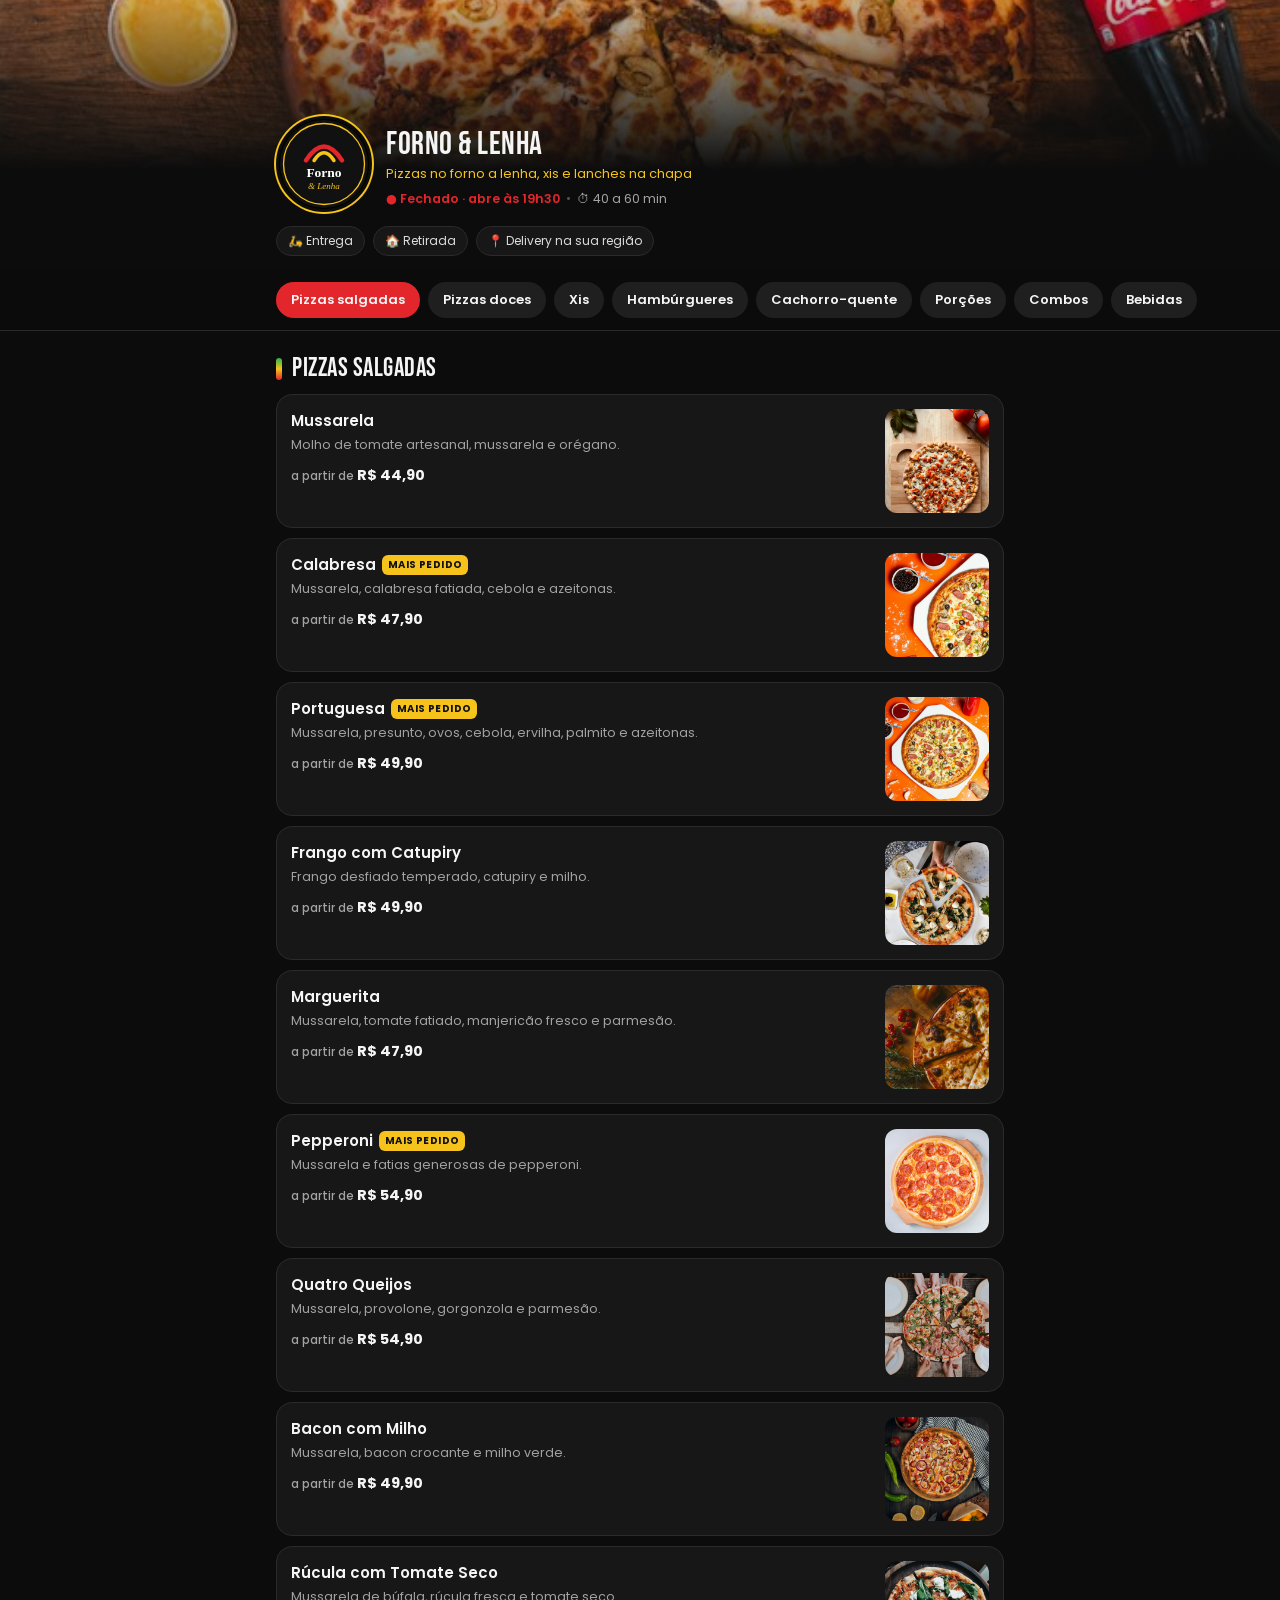
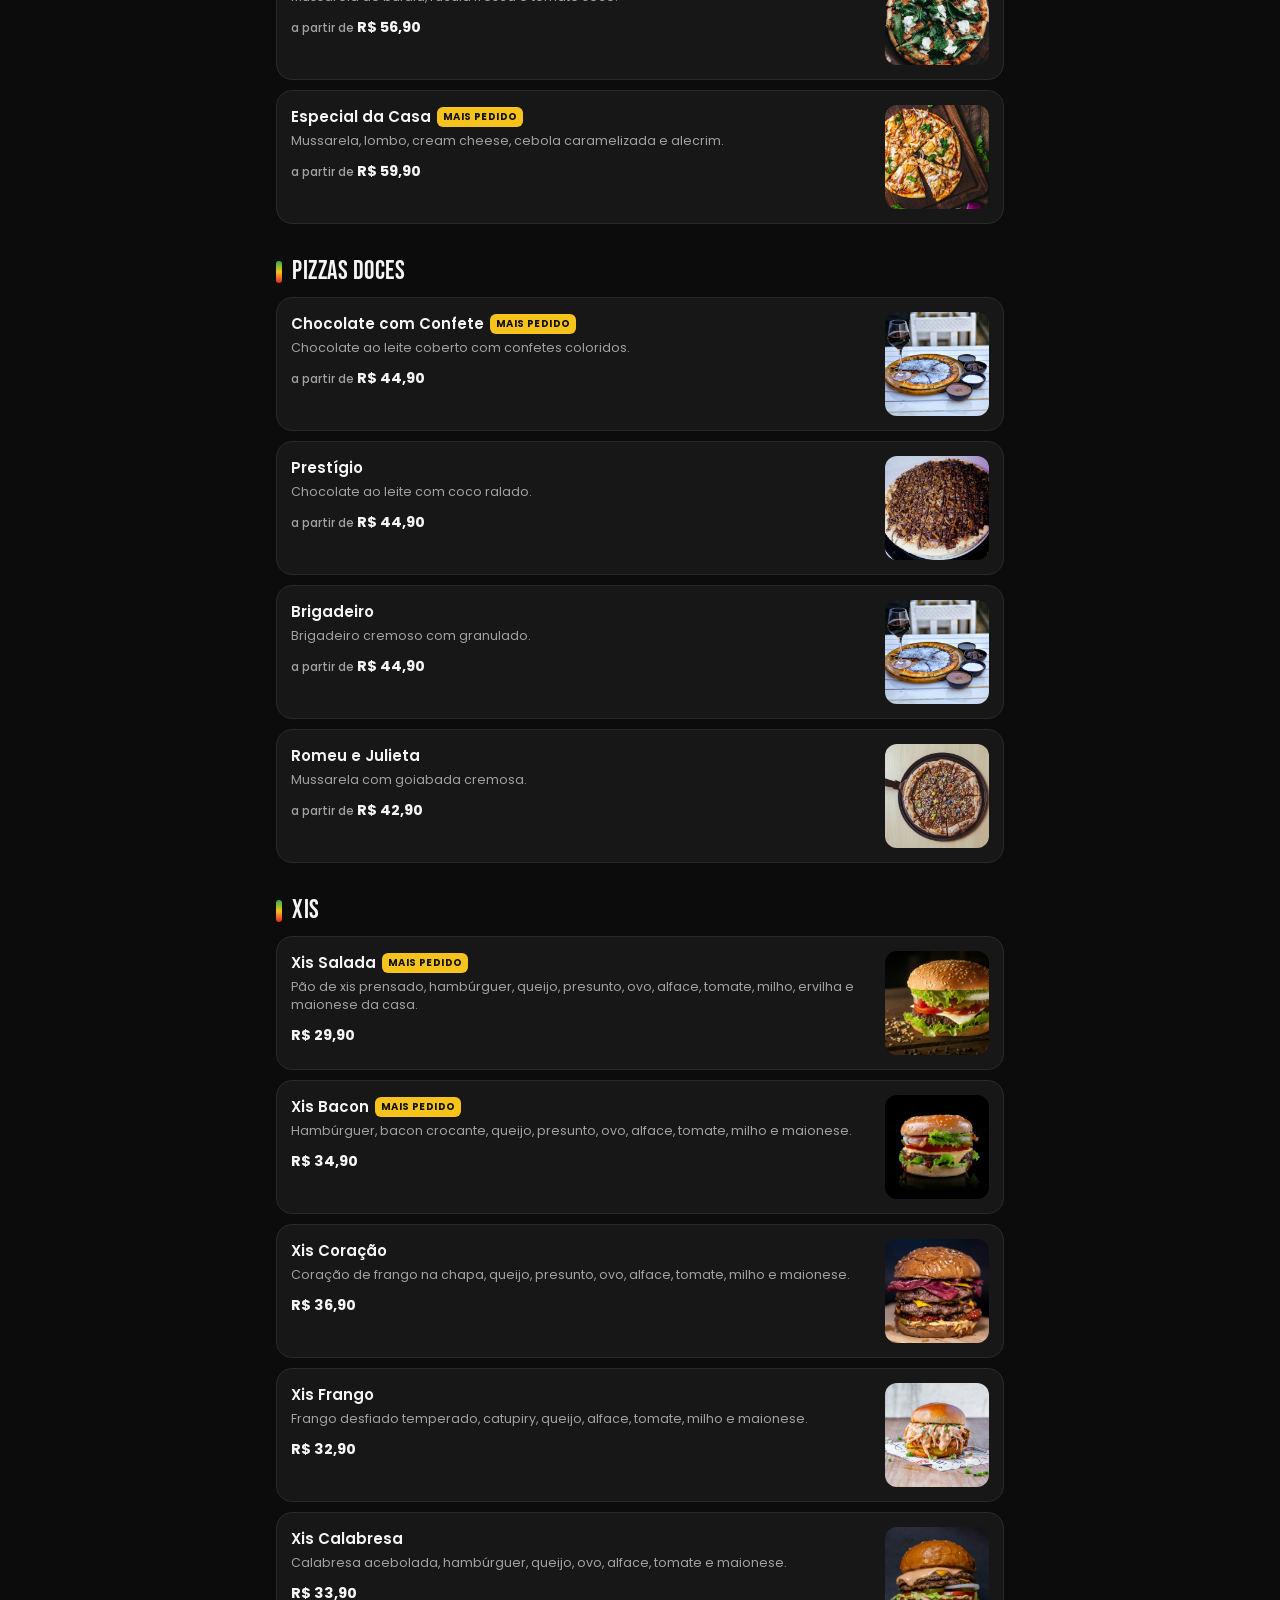
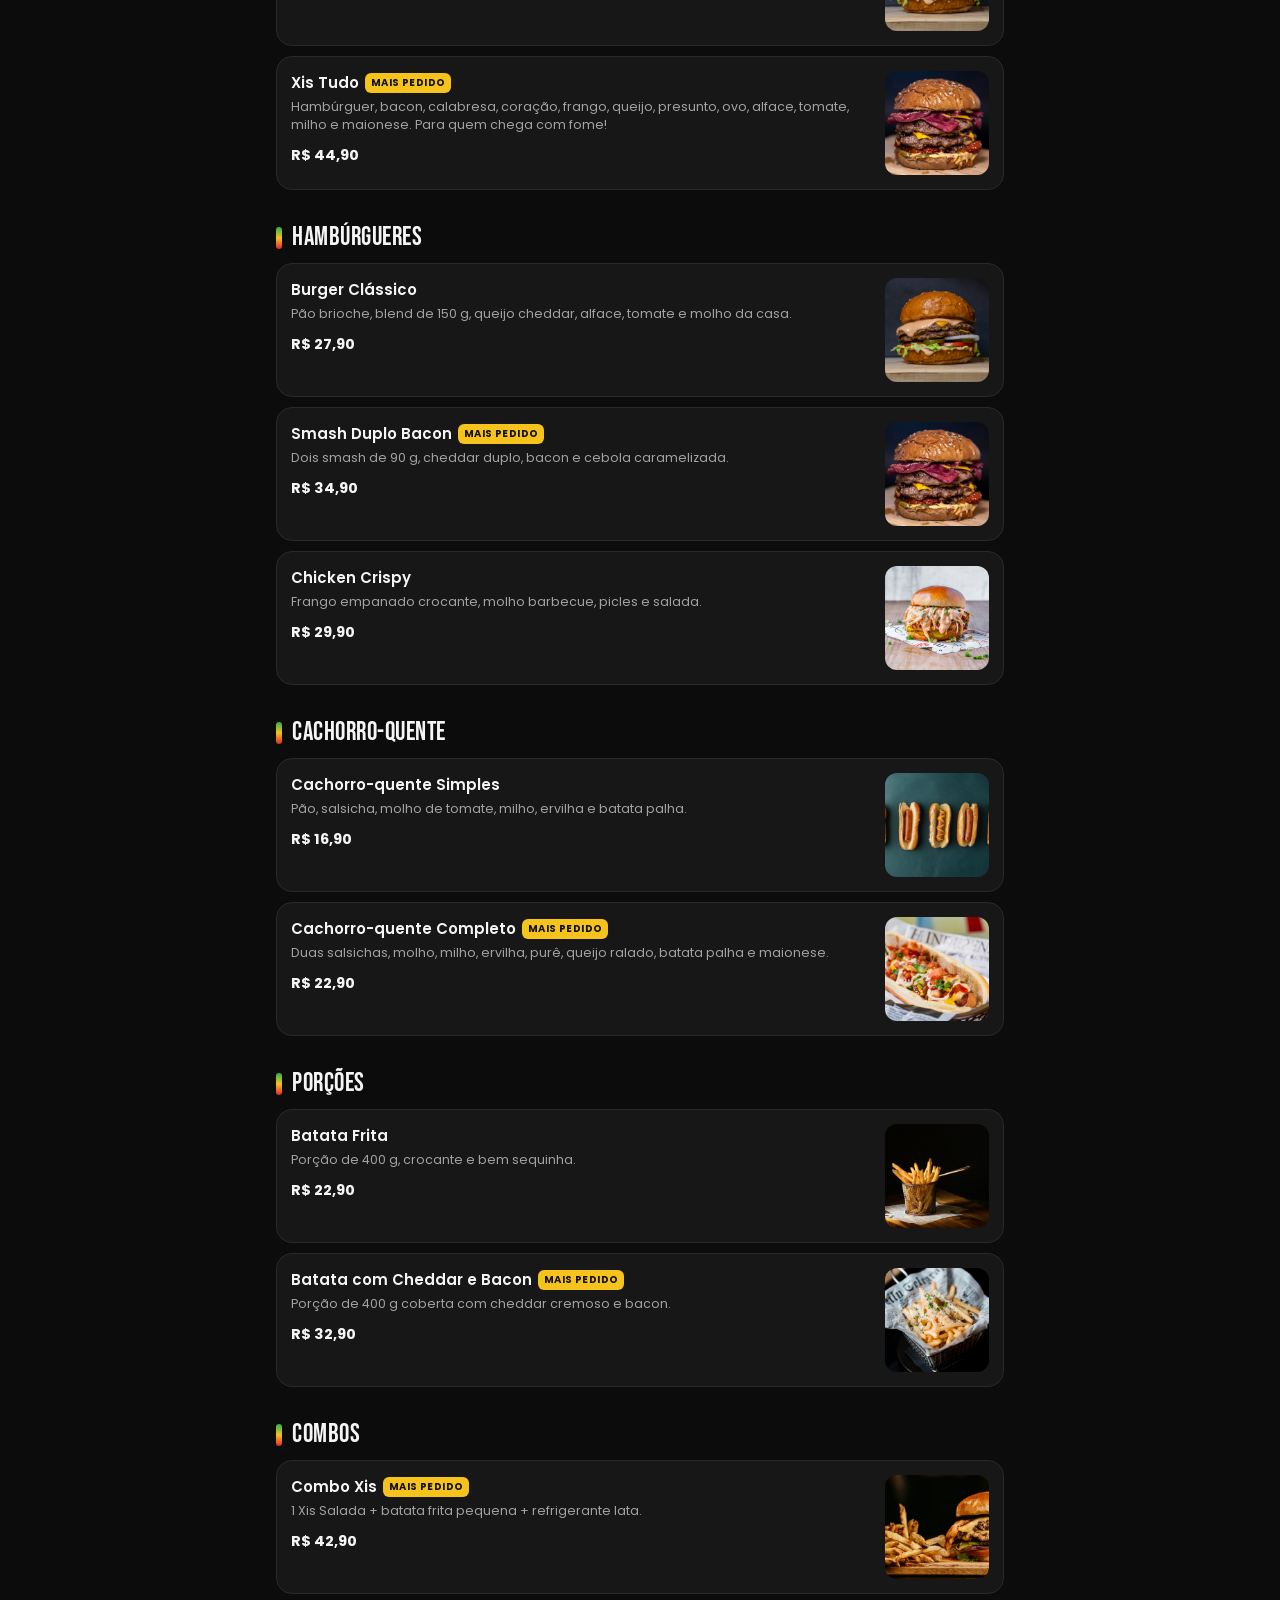
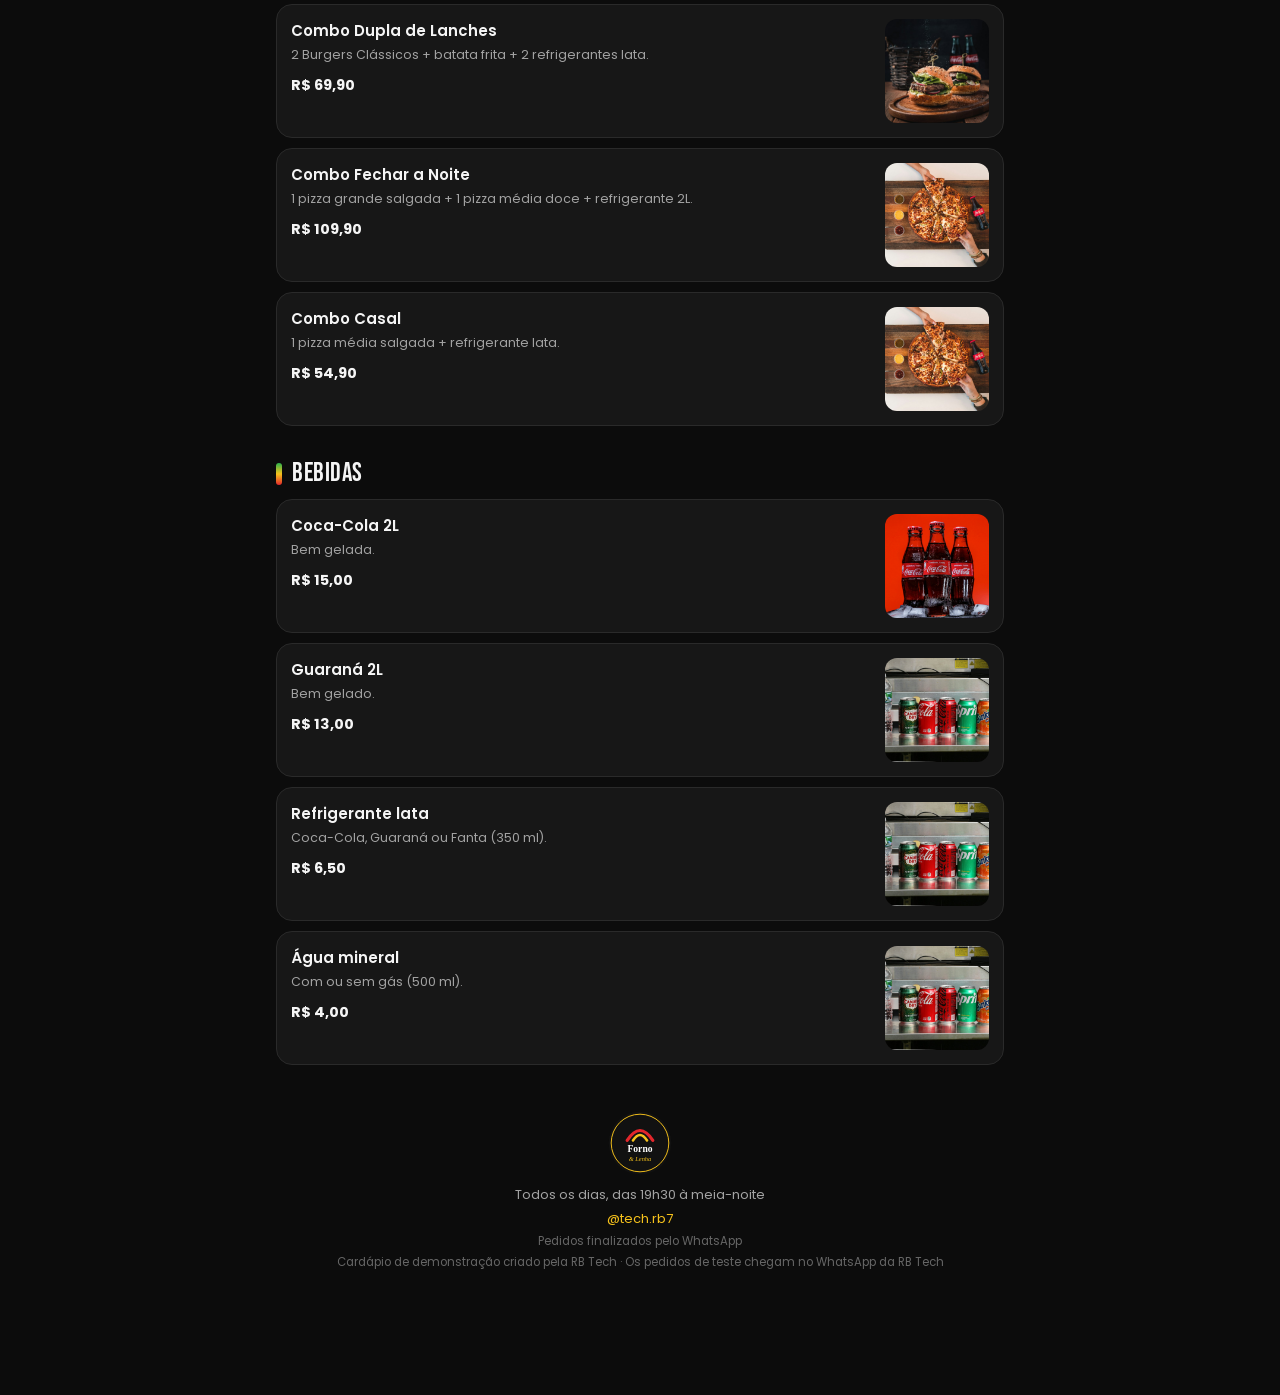
<file: cardapio-demo/index.html>
<!doctype html>
<html lang="pt-BR">
<head>
  <meta charset="utf-8" />
  <meta name="viewport" content="width=device-width, initial-scale=1, viewport-fit=cover" />
  <meta name="robots" content="noindex, nofollow" />
  <title>Cardápio</title>
  <meta name="theme-color" content="#0c0c0c" />
  <link rel="preconnect" href="https://fonts.googleapis.com">
  <link rel="preconnect" href="https://fonts.gstatic.com" crossorigin>
  <link href="https://fonts.googleapis.com/css2?family=Bebas+Neue&family=Poppins:wght@400;500;600;700&display=swap" rel="stylesheet">
  <link rel="stylesheet" href="style.css" />
  <script src="data.js"></script>
</head>
<body>
  <header class="top">
    <div class="cover" id="cover"></div>
    <div class="wrap brand">
      <img class="brand__logo" id="logo" alt="" />
      <div class="brand__info">
        <h1 id="nome"></h1>
        <p class="brand__slogan" id="slogan"></p>
        <div class="brand__meta">
          <span class="status" id="status"></span>
          <span class="meta-dot">•</span>
          <span id="tempo"></span>
        </div>
      </div>
    </div>
    <div class="wrap chips-info">
      <span class="pill">🛵 Entrega</span>
      <span class="pill">🏠 Retirada</span>
      <span class="pill" id="cidade"></span>
    </div>
  </header>

  <nav class="cats" id="cats" aria-label="Categorias"></nav>

  <main class="wrap" id="menu"></main>

  <footer class="foot wrap">
    <img id="logoFoot" alt="" />
    <p id="horarioTxt"></p>
    <p><a id="igLink" target="_blank" rel="noopener"></a></p>
    <p class="foot__small">Pedidos finalizados pelo WhatsApp</p>
    <p class="foot__small" id="aviso" hidden></p>
  </footer>

  <button class="cartbar" id="cartbar" hidden>
    <span class="cartbar__qty" id="cartQty">0</span>
    <span>Ver pedido</span>
    <strong id="cartTotal">R$ 0,00</strong>
  </button>

  <!-- Detalhe do item -->
  <div class="sheet" id="itemSheet" aria-hidden="true">
    <div class="sheet__bg" data-close></div>
    <div class="sheet__panel" role="dialog" aria-modal="true" aria-labelledby="itNome">
      <button class="close" data-close aria-label="Fechar">✕</button>
      <img class="it__img" id="itImg" alt="" />
      <div class="it__body">
        <h2 id="itNome"></h2>
        <p class="it__desc" id="itDesc"></p>

        <div class="block" id="blkTam">
          <p class="block__t">Tamanho <span class="req">obrigatório</span></p>
          <div class="opts" id="optTam"></div>
        </div>

        <div class="block" id="blkMeia">
          <p class="block__t">Sabores <span class="opt" id="sabCount"></span></p>
          <div class="opts opts--col" id="optSab"></div>
          <p class="hint" id="sabHint"></p>
        </div>

        <div class="block" id="blkBorda">
          <p class="block__t">Borda <span class="opt">opcional</span></p>
          <div class="opts opts--col" id="optBorda"></div>
        </div>

        <div class="block" id="blkAdic">
          <p class="block__t">Adicionais <span class="opt">opcional</span></p>
          <div class="opts opts--col" id="optAdic"></div>
        </div>

        <div class="block">
          <p class="block__t">Alguma observação?</p>
          <textarea class="input" id="itObs" rows="2" placeholder="Ex.: sem cebola, sem maionese..."></textarea>
        </div>
      </div>
      <div class="it__foot">
        <div class="qty">
          <button id="qMenos" aria-label="Diminuir">−</button>
          <span id="qVal">1</span>
          <button id="qMais" aria-label="Aumentar">+</button>
        </div>
        <button class="btn btn--main" id="itAdd">Adicionar <span id="itPreco"></span></button>
      </div>
    </div>
  </div>

  <!-- Pedido -->
  <div class="sheet" id="cartSheet" aria-hidden="true">
    <div class="sheet__bg" data-close></div>
    <div class="sheet__panel" role="dialog" aria-modal="true" aria-label="Seu pedido">
      <button class="close" data-close aria-label="Fechar">✕</button>
      <div class="it__body">
        <h2>Seu pedido</h2>
        <div id="cartItems"></div>

        <div class="block">
          <p class="block__t">Como você quer receber?</p>
          <div class="opts" id="optEntrega">
            <button class="opt-btn is-on" data-ent="Entrega">🛵 Entrega</button>
            <button class="opt-btn" data-ent="Retirada">🏠 Retirar no local</button>
          </div>
        </div>

        <div class="block" id="blkEnd">
          <p class="block__t">Endereço de entrega</p>
          <input class="input" id="endRua" placeholder="Rua e número" autocomplete="street-address" />
          <input class="input" id="endBairro" placeholder="Bairro" />
          <input class="input" id="endRef" placeholder="Ponto de referência (opcional)" />
        </div>

        <div class="block">
          <p class="block__t">Pagamento</p>
          <div class="opts" id="optPag">
            <button class="opt-btn is-on" data-pag="Pix">Pix</button>
            <button class="opt-btn" data-pag="Cartão">Cartão</button>
            <button class="opt-btn" data-pag="Dinheiro">Dinheiro</button>
          </div>
          <input class="input" id="troco" placeholder="Troco para quanto?" hidden />
        </div>

        <div class="block">
          <p class="block__t">Seu nome</p>
          <input class="input" id="cliNome" placeholder="Como podemos te chamar?" autocomplete="name" />
        </div>

        <div class="sum">
          <div><span>Subtotal</span><strong id="sumSub"></strong></div>
          <div class="sum__fee"><span>Taxa de entrega</span><span id="sumTaxa"></span></div>
        </div>
      </div>
      <div class="it__foot">
        <button class="btn btn--wpp" id="enviar">Enviar pedido pelo WhatsApp</button>
      </div>
    </div>
  </div>

  <div class="toast" id="toast" role="status" aria-live="polite"></div>
  <script src="app.js"></script>
</body>
</html>
</file>
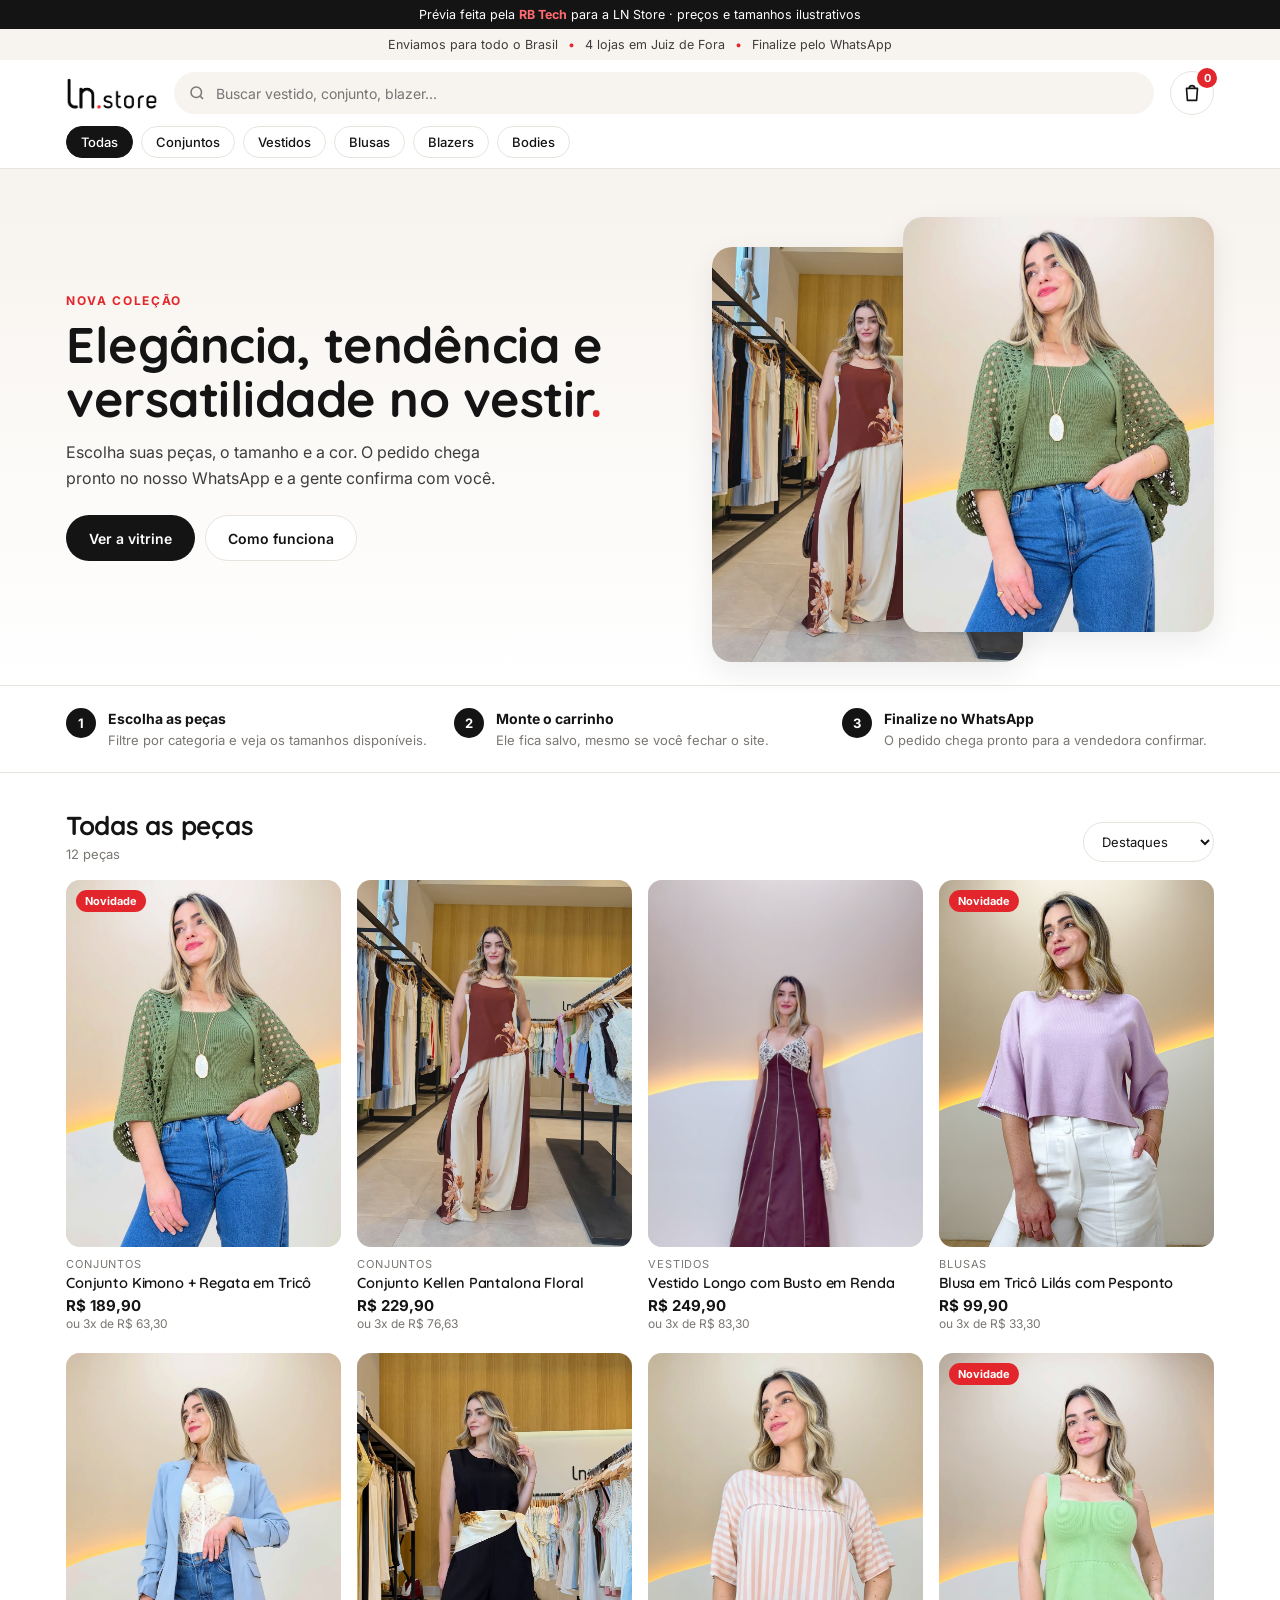
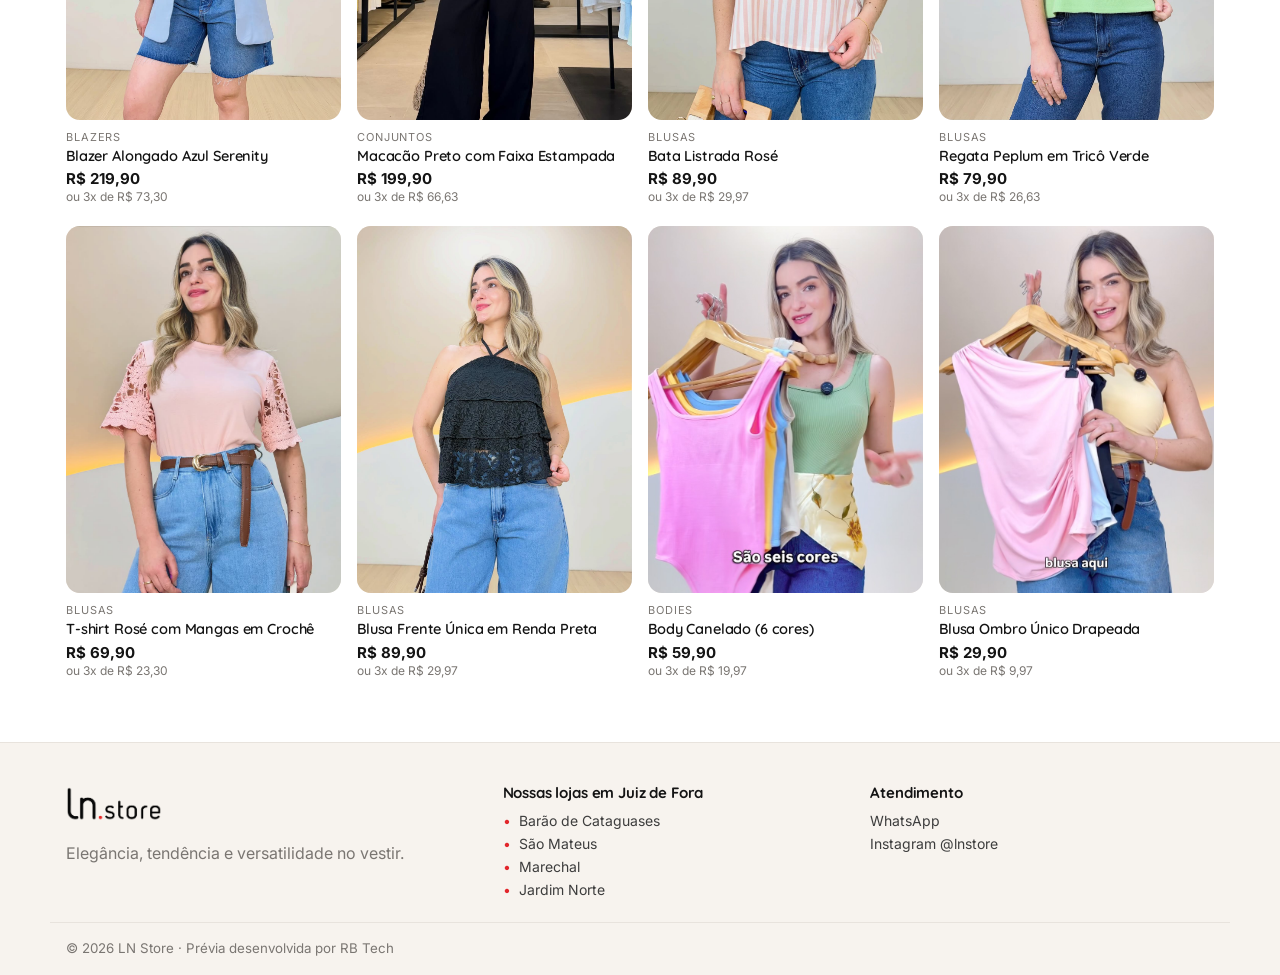
<file: ln-store/index.html>
<!doctype html>
<html lang="pt-BR">
<head>
  <meta charset="utf-8" />
  <meta name="viewport" content="width=device-width, initial-scale=1" />
  <meta name="robots" content="noindex, nofollow" />
  <title>LN Store | Loja online</title>
  <meta name="description" content="LN Store: elegância, tendência e versatilidade no vestir. 4 lojas em Juiz de Fora e envio para todo o Brasil. Monte seu carrinho e finalize no WhatsApp." />
  <meta property="og:title" content="LN Store | Loja online" />
  <meta property="og:description" content="Escolha suas peças, monte o carrinho e finalize no WhatsApp." />
  <meta property="og:image" content="assets/produtos/p1.jpg" />
  <link rel="icon" href="assets/logo.png" />
  <link rel="preconnect" href="https://fonts.googleapis.com">
  <link rel="preconnect" href="https://fonts.gstatic.com" crossorigin>
  <link href="https://fonts.googleapis.com/css2?family=Quicksand:wght@500;600;700&family=Inter:wght@400;500;600;700&display=swap" rel="stylesheet">
  <link rel="stylesheet" href="style.css" />
</head>
<body>

  <div class="preview-bar">
    Prévia feita pela <strong>RB Tech</strong> para a LN Store · preços e tamanhos ilustrativos
  </div>

  <div class="top-strip">
    <span>Enviamos para todo o Brasil</span>
    <span class="sep">•</span>
    <span>4 lojas em Juiz de Fora</span>
    <span class="sep">•</span>
    <span>Finalize pelo WhatsApp</span>
  </div>

  <header class="header">
    <div class="container header__row">
      <a href="#" class="logo" aria-label="LN Store">
        <img src="assets/logo.png" alt="LN Store" />
      </a>

      <label class="search">
        <svg viewBox="0 0 24 24" aria-hidden="true"><circle cx="11" cy="11" r="7"/><path d="m20 20-3.5-3.5"/></svg>
        <input id="searchInput" type="search" placeholder="Buscar vestido, conjunto, blazer..." />
      </label>

      <button class="cart-btn" id="openCartBtn" aria-label="Abrir carrinho">
        <svg viewBox="0 0 24 24" aria-hidden="true"><path d="M6 7h12l-1 13H7L6 7Z"/><path d="M9 7a3 3 0 0 1 6 0"/></svg>
        <span class="cart-btn__count" id="cartCount">0</span>
      </button>
    </div>

    <nav class="container cats" id="cats" aria-label="Categorias"></nav>
  </header>

  <section class="hero">
    <div class="container hero__grid">
      <div class="hero__text">
        <p class="hero__kicker">Nova coleção</p>
        <h1>Elegância, tendência e versatilidade no vestir<span class="dot">.</span></h1>
        <p class="hero__sub">Escolha suas peças, o tamanho e a cor. O pedido chega pronto no nosso WhatsApp e a gente confirma com você.</p>
        <div class="hero__cta">
          <a class="btn btn--dark" href="#vitrine">Ver a vitrine</a>
          <a class="btn btn--ghost" href="#como-funciona">Como funciona</a>
        </div>
      </div>
      <div class="hero__images" aria-hidden="true">
        <img src="assets/produtos/p2.jpg" alt="" class="hero__img hero__img--a" />
        <img src="assets/produtos/p1.jpg" alt="" class="hero__img hero__img--b" />
      </div>
    </div>
  </section>

  <section class="steps" id="como-funciona">
    <div class="container steps__grid">
      <div class="step"><span class="step__n">1</span><div><strong>Escolha as peças</strong><p>Filtre por categoria e veja os tamanhos disponíveis.</p></div></div>
      <div class="step"><span class="step__n">2</span><div><strong>Monte o carrinho</strong><p>Ele fica salvo, mesmo se você fechar o site.</p></div></div>
      <div class="step"><span class="step__n">3</span><div><strong>Finalize no WhatsApp</strong><p>O pedido chega pronto para a vendedora confirmar.</p></div></div>
    </div>
  </section>

  <main class="container store" id="vitrine">
    <div class="store__head">
      <div>
        <h2 id="storeTitle">Todas as peças</h2>
        <p class="muted" id="storeCount"></p>
      </div>
      <select id="sortSelect" class="select" aria-label="Ordenar">
        <option value="featured">Destaques</option>
        <option value="priceAsc">Menor preço</option>
        <option value="priceDesc">Maior preço</option>
        <option value="nameAsc">A–Z</option>
      </select>
    </div>
    <div class="grid" id="grid"></div>
    <p class="empty" id="emptyMsg" hidden>Nenhuma peça encontrada.</p>
  </main>

  <footer class="footer">
    <div class="container footer__grid">
      <div>
        <img src="assets/logo.png" alt="LN Store" class="footer__logo" />
        <p class="muted">Elegância, tendência e versatilidade no vestir.</p>
      </div>
      <div>
        <h3>Nossas lojas em Juiz de Fora</h3>
        <ul class="stores">
          <li>Barão de Cataguases</li>
          <li>São Mateus</li>
          <li>Marechal</li>
          <li>Jardim Norte</li>
        </ul>
      </div>
      <div>
        <h3>Atendimento</h3>
        <a class="footer__link" id="footerWpp" target="_blank" rel="noopener">WhatsApp</a>
        <a class="footer__link" href="https://www.instagram.com/lnstore/" target="_blank" rel="noopener">Instagram @lnstore</a>
      </div>
    </div>
    <div class="container footer__bottom">
      <small class="muted">© <span id="year"></span> LN Store · Prévia desenvolvida por RB Tech</small>
    </div>
  </footer>

  <!-- Detalhe do produto -->
  <div class="modal" id="productModal" aria-hidden="true">
    <div class="modal__overlay" data-close></div>
    <div class="modal__panel" role="dialog" aria-modal="true" aria-labelledby="pmName">
      <button class="icon-btn modal__close" data-close aria-label="Fechar">✕</button>
      <div class="pm">
        <img id="pmImg" class="pm__img" alt="" />
        <div class="pm__info">
          <p class="pm__cat" id="pmCat"></p>
          <h3 id="pmName"></h3>
          <p class="pm__price" id="pmPrice"></p>
          <p class="pm__desc" id="pmDesc"></p>
          <p class="label">Tamanho</p>
          <div class="sizes" id="pmSizes"></div>
          <p class="pm__hint" id="pmHint"></p>
          <button class="btn btn--dark btn--full" id="pmAdd">Adicionar ao carrinho</button>
        </div>
      </div>
    </div>
  </div>

  <!-- Carrinho -->
  <aside class="drawer" id="cartDrawer" aria-hidden="true">
    <div class="drawer__overlay" data-close-cart></div>
    <div class="drawer__panel" role="dialog" aria-modal="true" aria-label="Carrinho">
      <div class="drawer__head">
        <h3>Seu carrinho</h3>
        <button class="icon-btn" data-close-cart aria-label="Fechar">✕</button>
      </div>
      <div class="drawer__body" id="cartItems"></div>
      <div class="drawer__foot">
        <div class="totals"><span>Subtotal</span><strong id="cartSubtotal">R$ 0,00</strong></div>
        <p class="muted small">Frete e pagamento combinados pelo WhatsApp.</p>
        <label class="label" for="cartName">Seu nome</label>
        <input id="cartName" class="input" placeholder="Como podemos te chamar?" />
        <label class="label" for="cartNote">Observações</label>
        <textarea id="cartNote" class="input" rows="2" placeholder="Retirar na loja, entregar, cor preferida..."></textarea>
        <button class="btn btn--wpp btn--full" id="checkoutBtn">
          <svg viewBox="0 0 24 24" aria-hidden="true"><path d="M12 3a9 9 0 0 0-7.8 13.5L3 21l4.6-1.2A9 9 0 1 0 12 3Z"/></svg>
          Finalizar no WhatsApp
        </button>
      </div>
    </div>
  </aside>

  <div class="toast" id="toast" role="status" aria-live="polite"></div>

  <script src="script.js"></script>
</body>
</html>
</file>
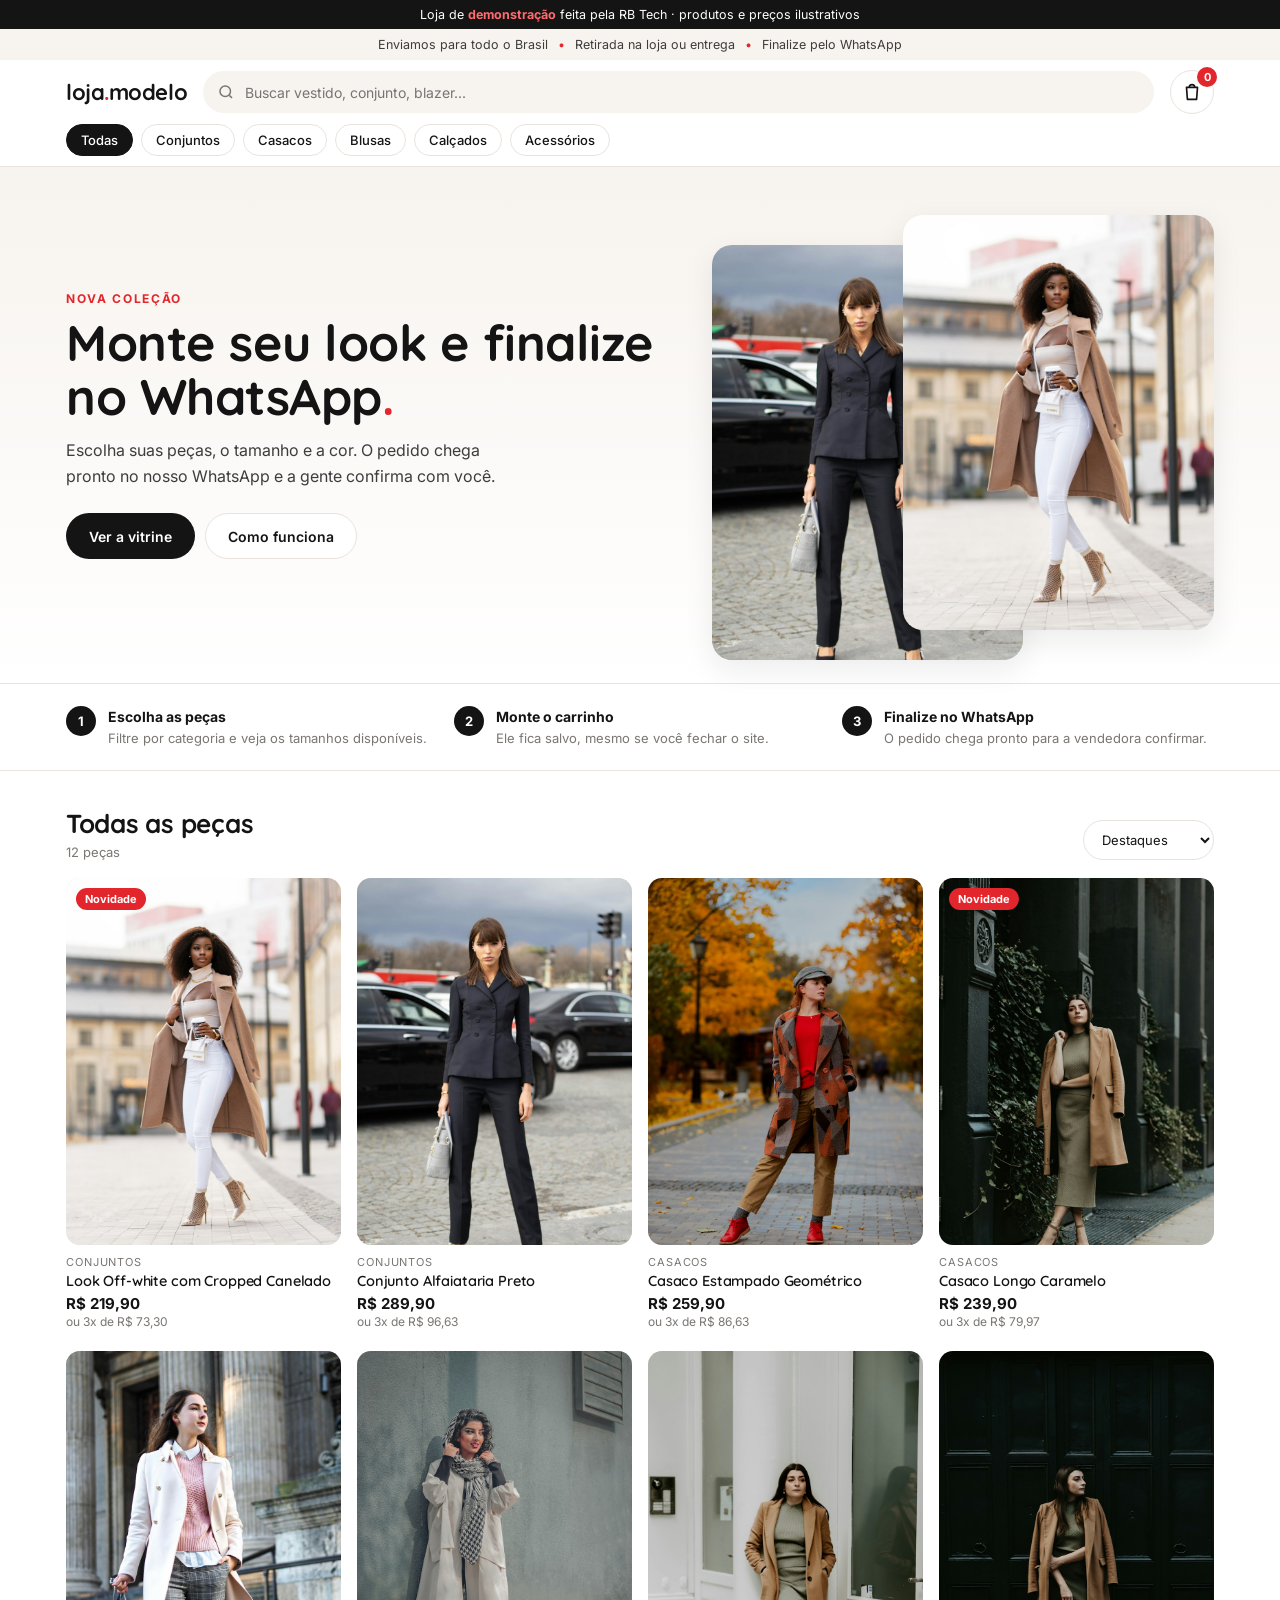
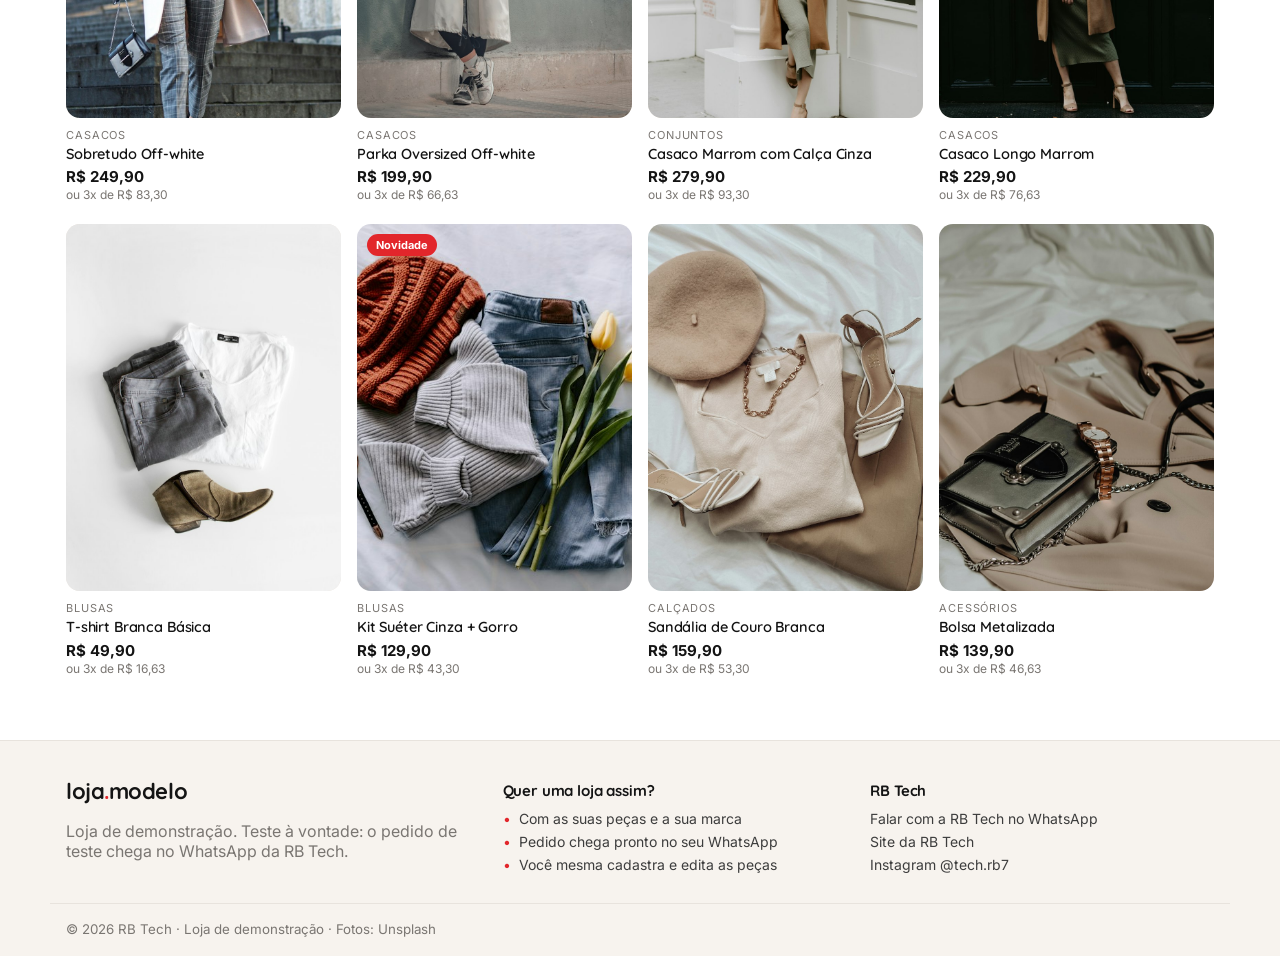
<file: loja-demo/index.html>
<!doctype html>
<html lang="pt-BR">
<head>
  <meta charset="utf-8" />
  <meta name="viewport" content="width=device-width, initial-scale=1" />
  <title>Loja Modelo | Demonstração RB Tech</title>
  <meta name="description" content="Loja de demonstração da RB Tech: vitrine, tamanhos, carrinho e pedido finalizado no WhatsApp." />
  <meta property="og:title" content="Loja Modelo · Demonstração RB Tech" />
  <meta property="og:description" content="Escolha suas peças, monte o carrinho e finalize no WhatsApp." />
  <meta property="og:image" content="assets/produtos/d3.jpg" />
  <link rel="icon" href="data:image/svg+xml,%3Csvg xmlns=%22http://www.w3.org/2000/svg%22 viewBox=%220 0 32 32%22%3E%3Ccircle cx=%2216%22 cy=%2216%22 r=%2216%22 fill=%22%23141414%22/%3E%3C/svg%3E" />
  <link rel="preconnect" href="https://fonts.googleapis.com">
  <link rel="preconnect" href="https://fonts.gstatic.com" crossorigin>
  <link href="https://fonts.googleapis.com/css2?family=Quicksand:wght@500;600;700&family=Inter:wght@400;500;600;700&display=swap" rel="stylesheet">
  <link rel="stylesheet" href="style.css" />
</head>
<body>

  <div class="preview-bar">
    Loja de <strong>demonstração</strong> feita pela RB Tech · produtos e preços ilustrativos
  </div>

  <div class="top-strip">
    <span>Enviamos para todo o Brasil</span>
    <span class="sep">•</span>
    <span>Retirada na loja ou entrega</span>
    <span class="sep">•</span>
    <span>Finalize pelo WhatsApp</span>
  </div>

  <header class="header">
    <div class="container header__row">
      <a href="#" class="logo logo--text" aria-label="Loja Modelo">loja<span>.</span>modelo</a>

      <label class="search">
        <svg viewBox="0 0 24 24" aria-hidden="true"><circle cx="11" cy="11" r="7"/><path d="m20 20-3.5-3.5"/></svg>
        <input id="searchInput" type="search" placeholder="Buscar vestido, conjunto, blazer..." />
      </label>

      <button class="cart-btn" id="openCartBtn" aria-label="Abrir carrinho">
        <svg viewBox="0 0 24 24" aria-hidden="true"><path d="M6 7h12l-1 13H7L6 7Z"/><path d="M9 7a3 3 0 0 1 6 0"/></svg>
        <span class="cart-btn__count" id="cartCount">0</span>
      </button>
    </div>

    <nav class="container cats" id="cats" aria-label="Categorias"></nav>
  </header>

  <section class="hero">
    <div class="container hero__grid">
      <div class="hero__text">
        <p class="hero__kicker">Nova coleção</p>
        <h1>Monte seu look e finalize no WhatsApp<span class="dot">.</span></h1>
        <p class="hero__sub">Escolha suas peças, o tamanho e a cor. O pedido chega pronto no nosso WhatsApp e a gente confirma com você.</p>
        <div class="hero__cta">
          <a class="btn btn--dark" href="#vitrine">Ver a vitrine</a>
          <a class="btn btn--ghost" href="#como-funciona">Como funciona</a>
        </div>
      </div>
      <div class="hero__images" aria-hidden="true">
        <img src="assets/produtos/d4.jpg" alt="" class="hero__img hero__img--a" />
        <img src="assets/produtos/d3.jpg" alt="" class="hero__img hero__img--b" />
      </div>
    </div>
  </section>

  <section class="steps" id="como-funciona">
    <div class="container steps__grid">
      <div class="step"><span class="step__n">1</span><div><strong>Escolha as peças</strong><p>Filtre por categoria e veja os tamanhos disponíveis.</p></div></div>
      <div class="step"><span class="step__n">2</span><div><strong>Monte o carrinho</strong><p>Ele fica salvo, mesmo se você fechar o site.</p></div></div>
      <div class="step"><span class="step__n">3</span><div><strong>Finalize no WhatsApp</strong><p>O pedido chega pronto para a vendedora confirmar.</p></div></div>
    </div>
  </section>

  <main class="container store" id="vitrine">
    <div class="store__head">
      <div>
        <h2 id="storeTitle">Todas as peças</h2>
        <p class="muted" id="storeCount"></p>
      </div>
      <select id="sortSelect" class="select" aria-label="Ordenar">
        <option value="featured">Destaques</option>
        <option value="priceAsc">Menor preço</option>
        <option value="priceDesc">Maior preço</option>
        <option value="nameAsc">A–Z</option>
      </select>
    </div>
    <div class="grid" id="grid"></div>
    <p class="empty" id="emptyMsg" hidden>Nenhuma peça encontrada.</p>
  </main>

  <footer class="footer">
    <div class="container footer__grid">
      <div>
        <p class="logo logo--text">loja<span>.</span>modelo</p>
        <p class="muted">Loja de demonstração. Teste à vontade: o pedido de teste chega no WhatsApp da RB Tech.</p>
      </div>
      <div>
        <h3>Quer uma loja assim?</h3>
        <ul class="stores">
          <li>Com as suas peças e a sua marca</li>
          <li>Pedido chega pronto no seu WhatsApp</li>
          <li>Você mesma cadastra e edita as peças</li>
        </ul>
      </div>
      <div>
        <h3>RB Tech</h3>
        <a class="footer__link" id="footerWpp" target="_blank" rel="noopener">Falar com a RB Tech no WhatsApp</a>
        <a class="footer__link" href="https://techrb.netlify.app/" target="_blank" rel="noopener">Site da RB Tech</a>
        <a class="footer__link" href="https://www.instagram.com/tech.rb7/" target="_blank" rel="noopener">Instagram @tech.rb7</a>
      </div>
    </div>
    <div class="container footer__bottom">
      <small class="muted">© <span id="year"></span> RB Tech · Loja de demonstração · Fotos: Unsplash</small>
    </div>
  </footer>

  <!-- Detalhe do produto -->
  <div class="modal" id="productModal" aria-hidden="true">
    <div class="modal__overlay" data-close></div>
    <div class="modal__panel" role="dialog" aria-modal="true" aria-labelledby="pmName">
      <button class="icon-btn modal__close" data-close aria-label="Fechar">✕</button>
      <div class="pm">
        <img id="pmImg" class="pm__img" alt="" />
        <div class="pm__info">
          <p class="pm__cat" id="pmCat"></p>
          <h3 id="pmName"></h3>
          <p class="pm__price" id="pmPrice"></p>
          <p class="pm__desc" id="pmDesc"></p>
          <p class="label">Tamanho</p>
          <div class="sizes" id="pmSizes"></div>
          <p class="pm__hint" id="pmHint"></p>
          <button class="btn btn--dark btn--full" id="pmAdd">Adicionar ao carrinho</button>
        </div>
      </div>
    </div>
  </div>

  <!-- Carrinho -->
  <aside class="drawer" id="cartDrawer" aria-hidden="true">
    <div class="drawer__overlay" data-close-cart></div>
    <div class="drawer__panel" role="dialog" aria-modal="true" aria-label="Carrinho">
      <div class="drawer__head">
        <h3>Seu carrinho</h3>
        <button class="icon-btn" data-close-cart aria-label="Fechar">✕</button>
      </div>
      <div class="drawer__body" id="cartItems"></div>
      <div class="drawer__foot">
        <div class="totals"><span>Subtotal</span><strong id="cartSubtotal">R$ 0,00</strong></div>
        <p class="muted small">Frete e pagamento combinados pelo WhatsApp.</p>
        <label class="label" for="cartName">Seu nome</label>
        <input id="cartName" class="input" placeholder="Como podemos te chamar?" />
        <label class="label" for="cartNote">Observações</label>
        <textarea id="cartNote" class="input" rows="2" placeholder="Retirar na loja, entregar, cor preferida..."></textarea>
        <button class="btn btn--wpp btn--full" id="checkoutBtn">
          <svg viewBox="0 0 24 24" aria-hidden="true"><path d="M12 3a9 9 0 0 0-7.8 13.5L3 21l4.6-1.2A9 9 0 1 0 12 3Z"/></svg>
          Finalizar no WhatsApp
        </button>
      </div>
    </div>
  </aside>

  <div class="toast" id="toast" role="status" aria-live="polite"></div>

  <script src="script.js"></script>
</body>
</html>
</file>
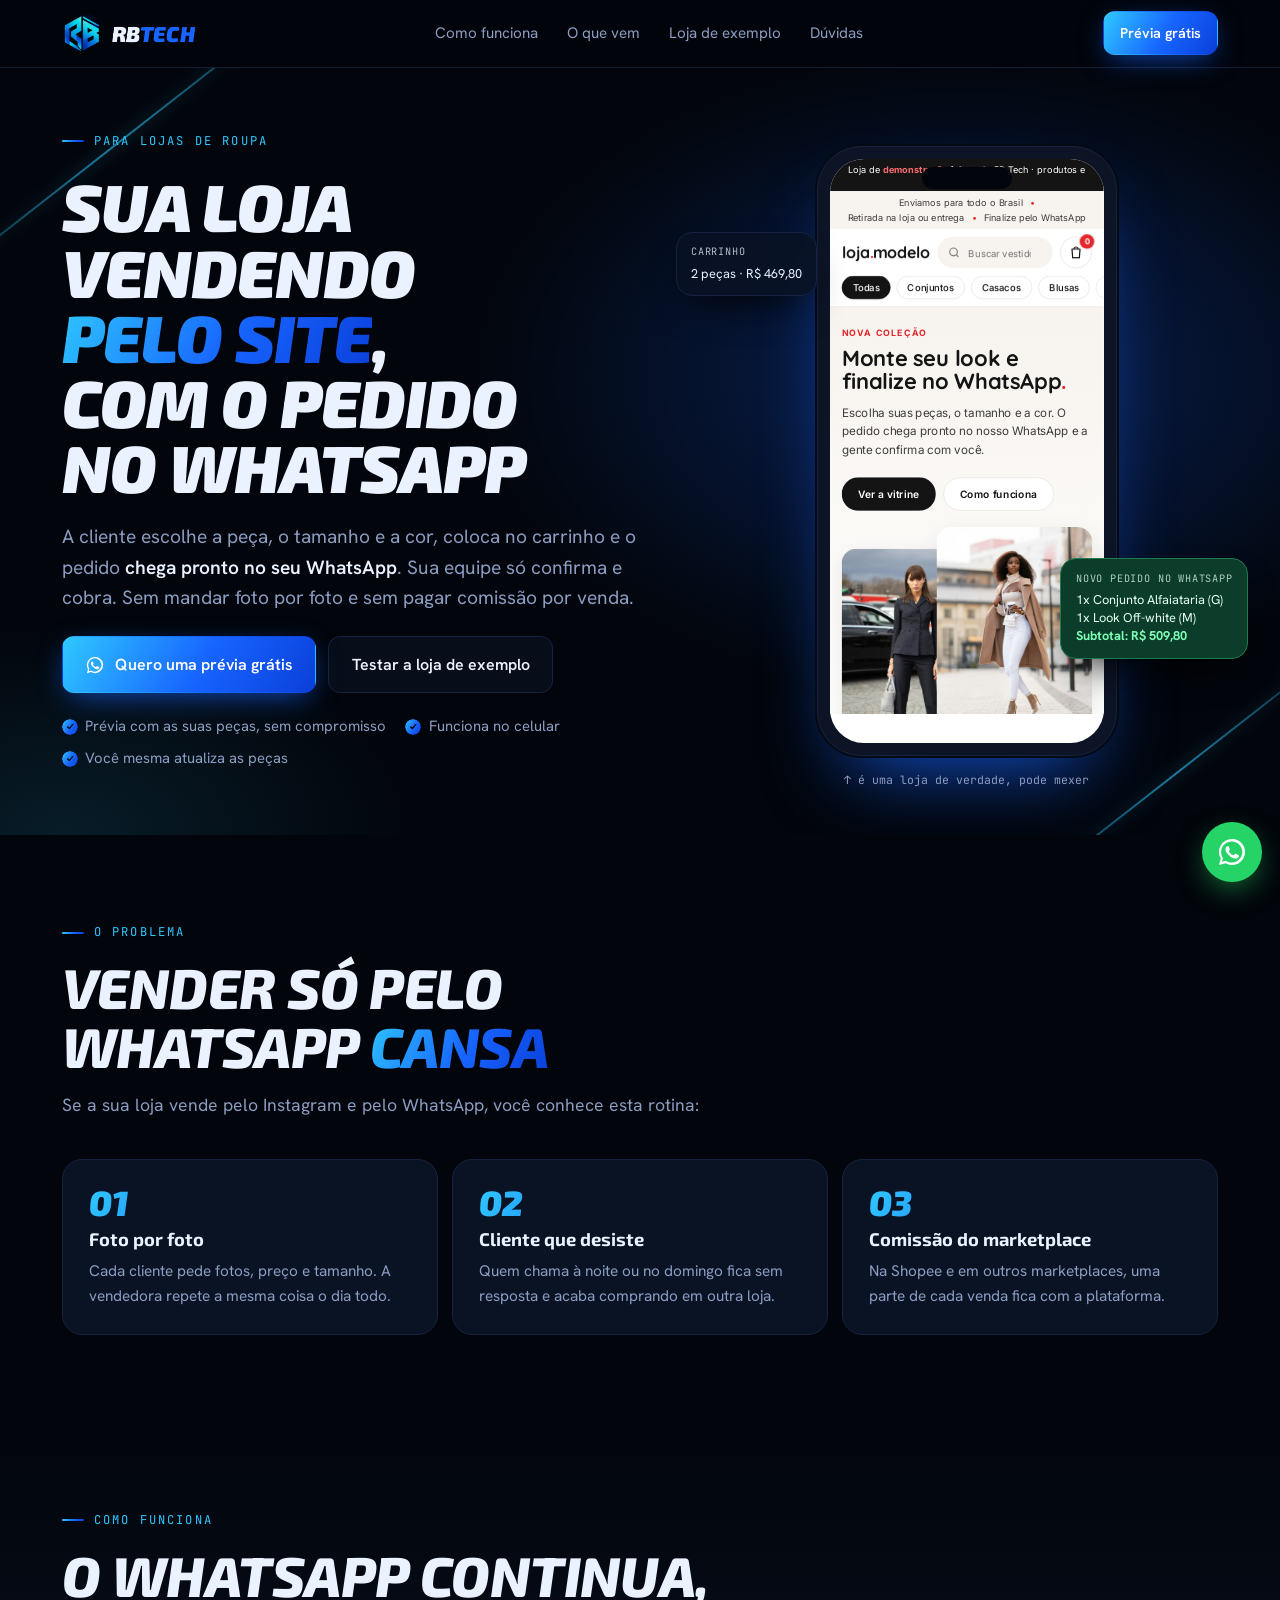
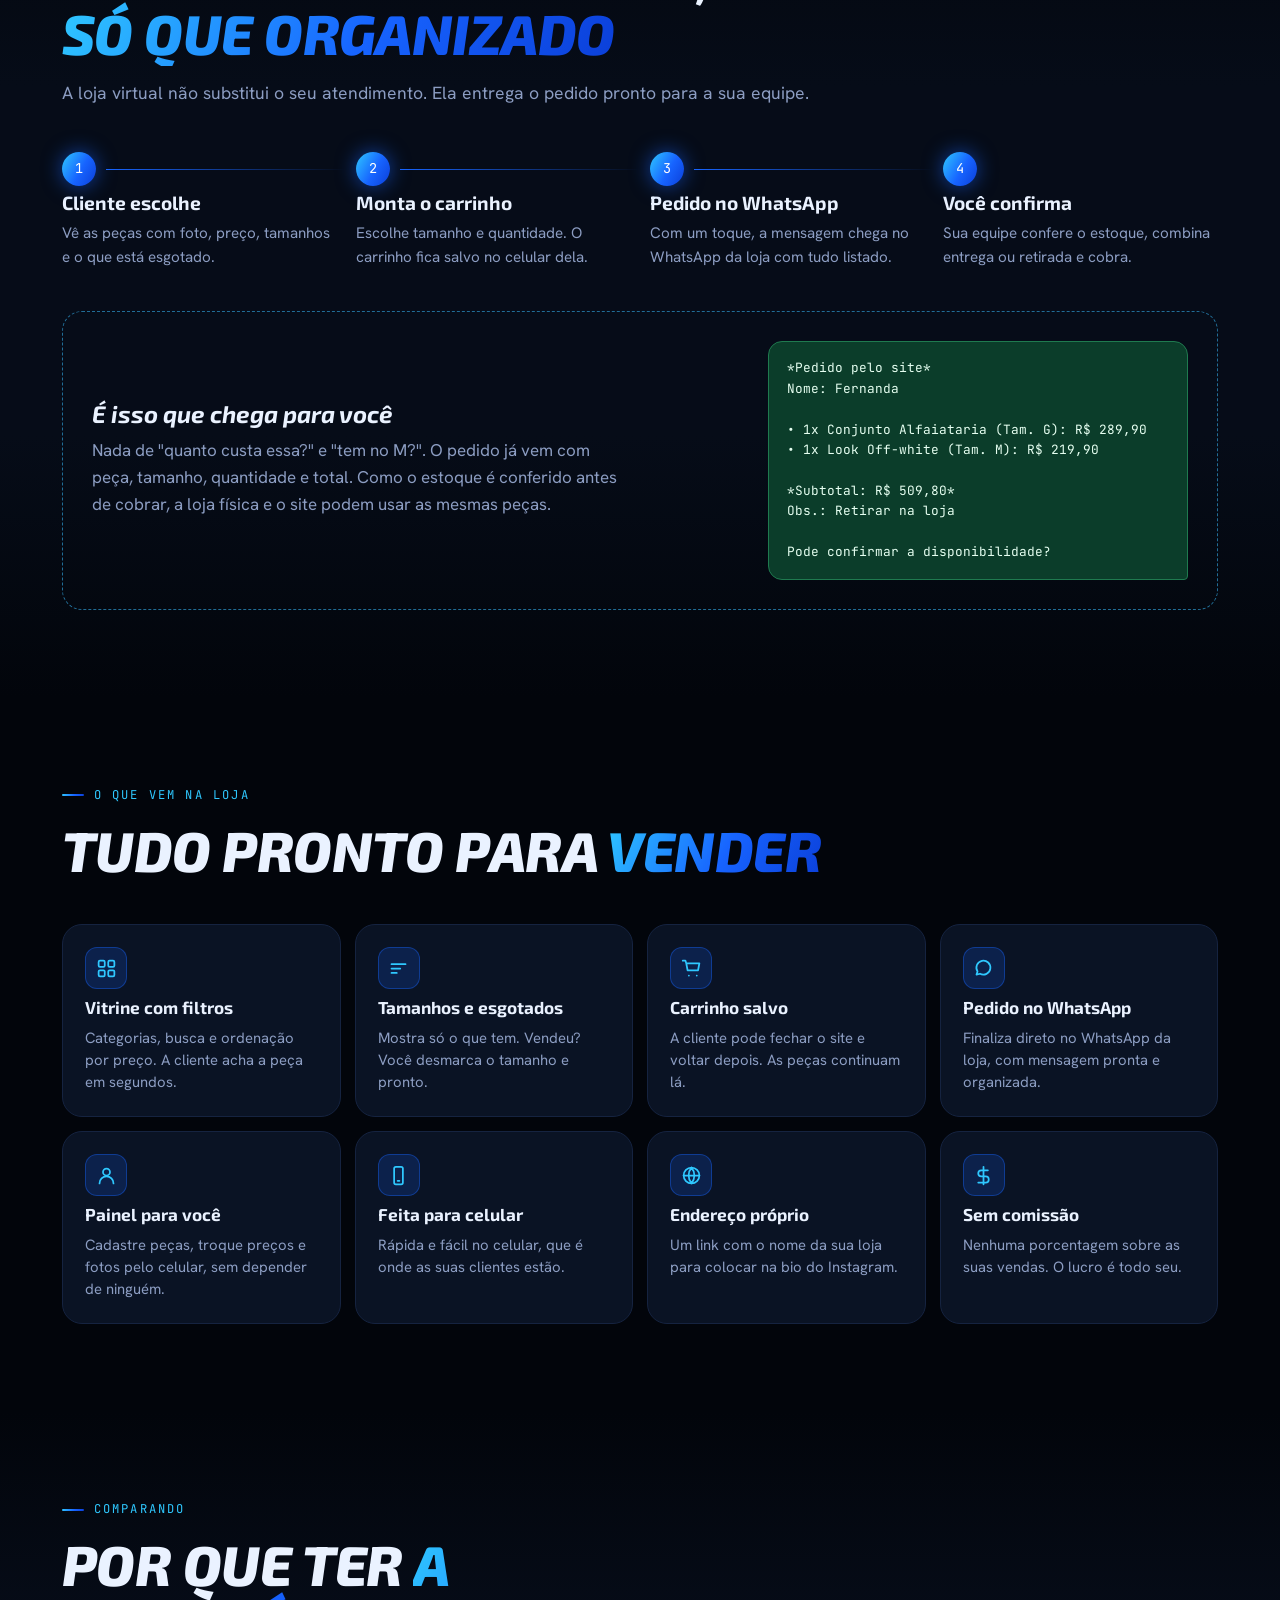
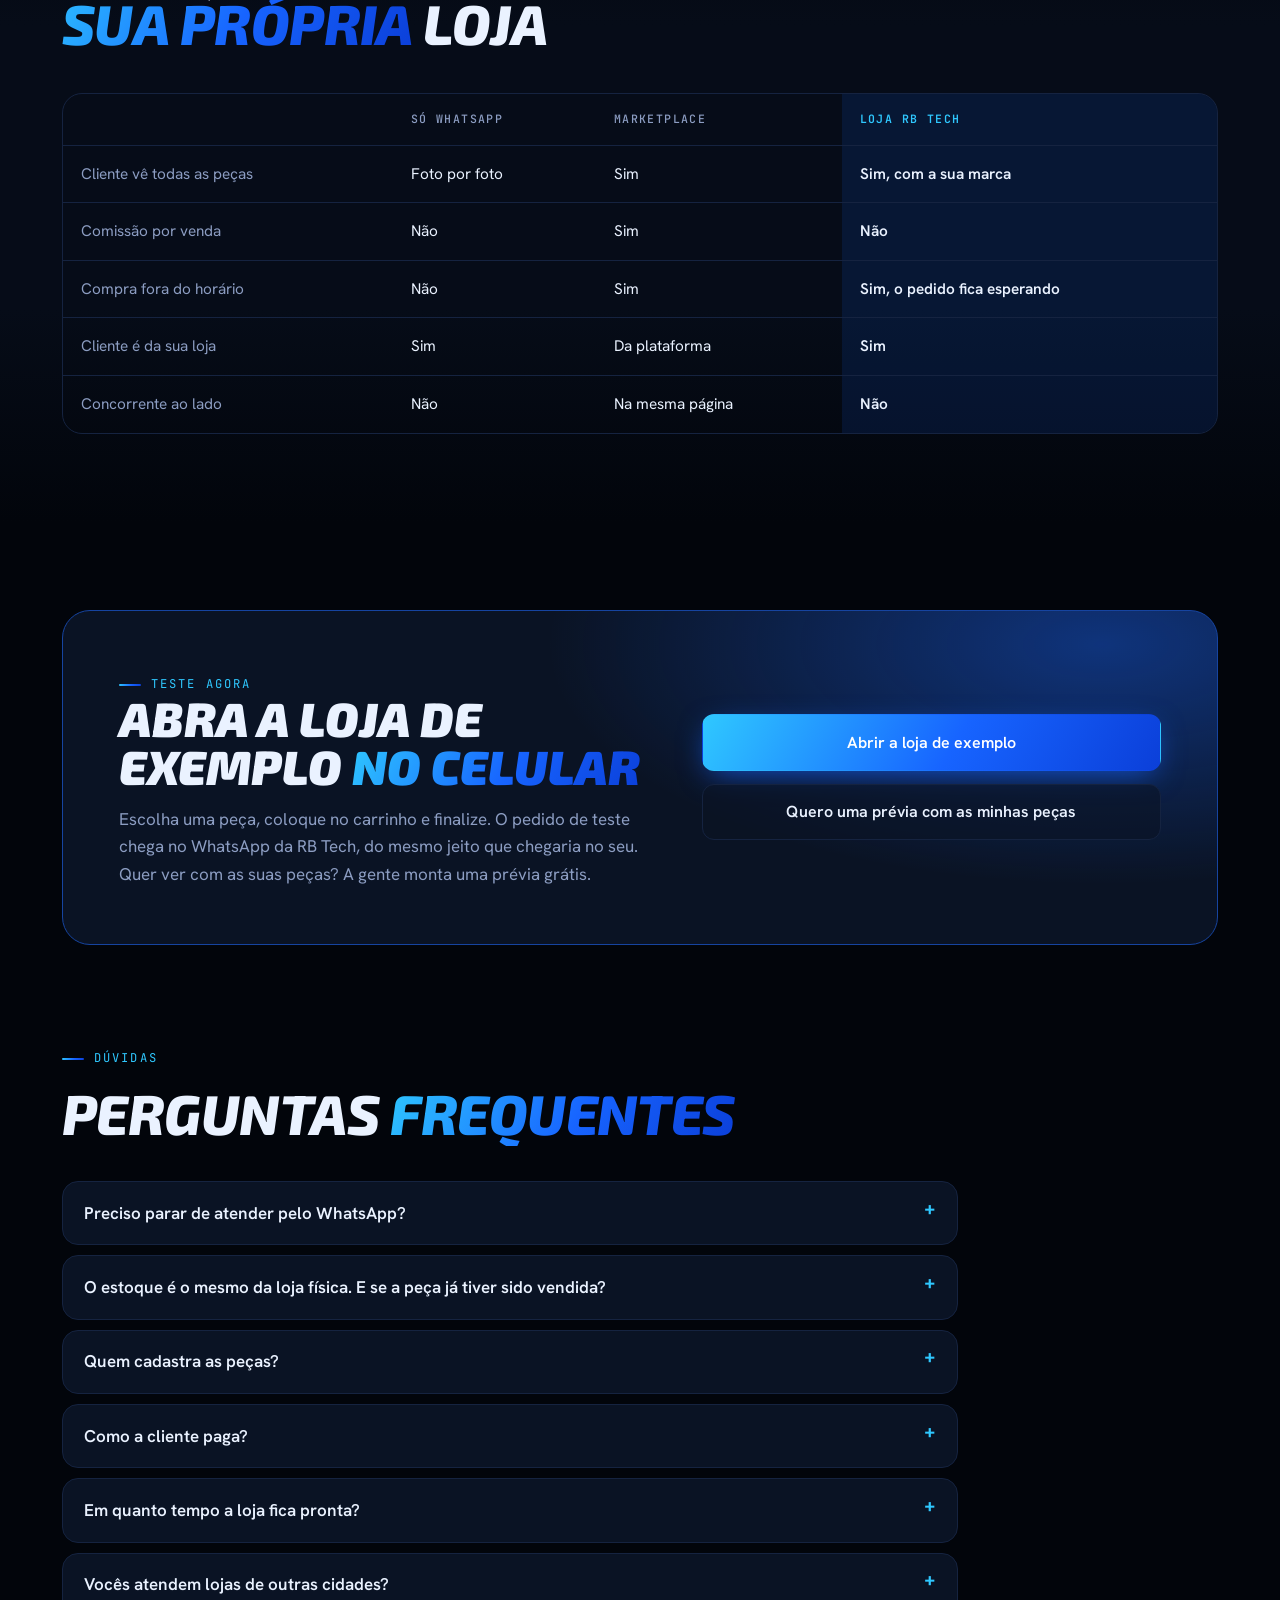
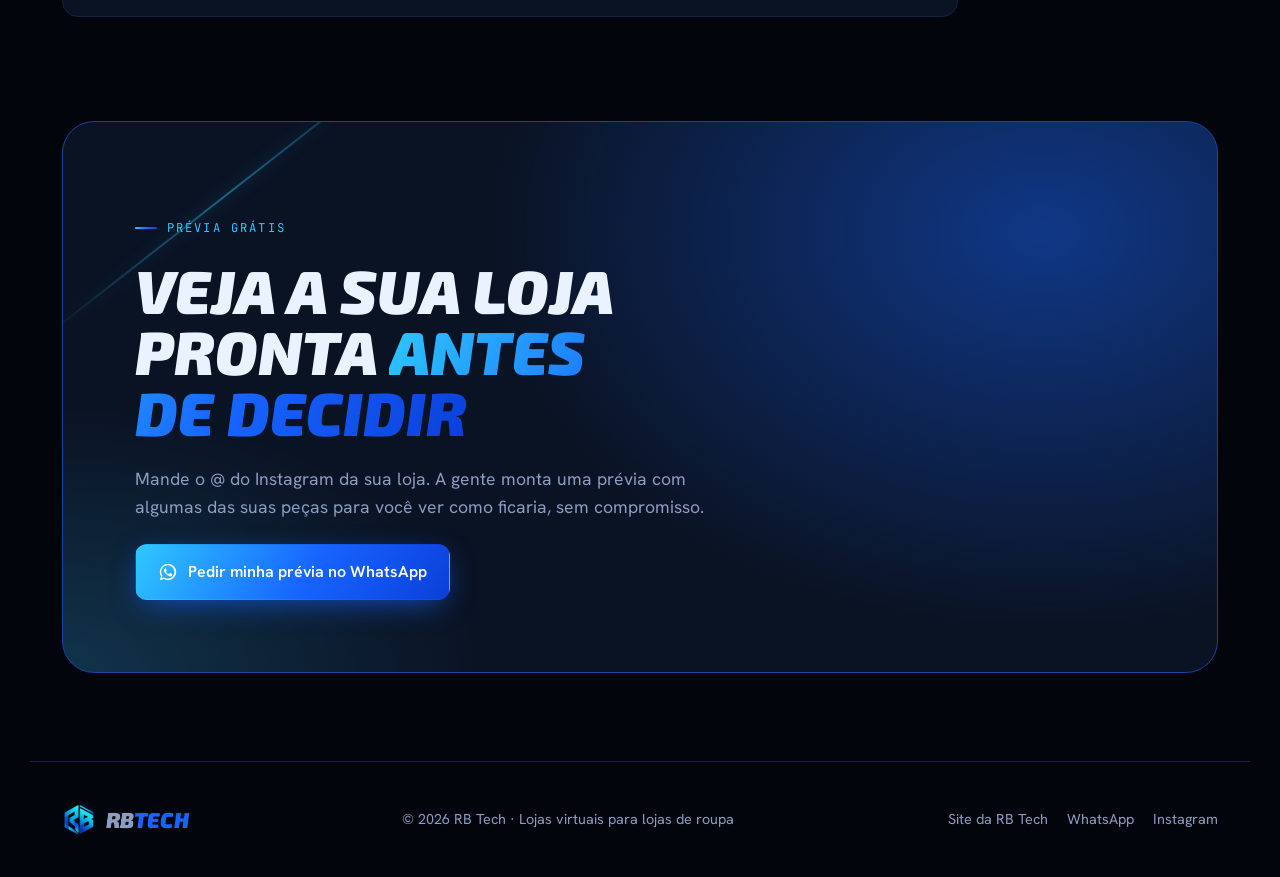
<file: lojas-de-roupa/index.html>
<!doctype html>
<html lang="pt-BR">
<head>
<meta charset="utf-8">
<meta name="viewport" content="width=device-width, initial-scale=1, viewport-fit=cover">
<link rel="icon" href="[data-uri]">
<title>Loja virtual para loja de roupa | RB Tech</title>
<meta name="description" content="Loja virtual para loja de roupa: vitrine com tamanhos, carrinho e pedido que chega pronto no seu WhatsApp. Sem comissão por venda. Peça uma prévia grátis com as suas peças.">
<meta name="theme-color" content="#02050B">
<meta property="og:type" content="website">
<meta property="og:locale" content="pt_BR">
<meta property="og:site_name" content="RB Tech">
<meta property="og:title" content="Loja virtual para loja de roupa · RB Tech">
<meta property="og:description" content="A cliente escolhe as peças, coloca no carrinho e o pedido chega pronto no seu WhatsApp. Peça uma prévia grátis.">
<link rel="canonical" href="https://techrb.netlify.app/lojas-de-roupa/">
<meta property="og:url" content="https://techrb.netlify.app/lojas-de-roupa/">
<meta property="og:image" content="https://techrb.netlify.app/og-image.jpg">
<meta name="twitter:card" content="summary_large_image">
<link rel="preconnect" href="https://fonts.googleapis.com">
<link rel="preconnect" href="https://fonts.gstatic.com" crossorigin>
<link rel="stylesheet" href="https://fonts.googleapis.com/css2?family=Exo+2:ital,wght@0,500;0,700;1,700;1,800;1,900&family=Hanken+Grotesk:wght@400;500;600&family=JetBrains+Mono:wght@400;500&display=swap">
<style>
/* Página de segmento: lojas de roupa. Mesmo design system do site principal (preto + azul elétrico). */
:root{
  --bg:#02050B;--bg2:#060C18;--surface:#0A1324;--line:#152340;--ink:#EAF2FF;--muted:#8C9DC2;
  --blue:#1764FF;--cyan:#2FC8FF;--wpp:#25D366;
  --grad:linear-gradient(120deg, #2FC8FF 0%, #1764FF 55%, #0B3FD9 100%);
  --display:"Exo 2", "Arial Black", system-ui, sans-serif;
  --body:"Hanken Grotesk", "Segoe UI", system-ui, sans-serif;
  --mono:"JetBrains Mono", ui-monospace, Consolas, monospace;
  --radius:20px;--wrap:1220px;color-scheme:dark;
}
*{box-sizing:border-box}
html{scroll-behavior:smooth;background:var(--bg)}
body{background:var(--bg);color:var(--ink);font-family:var(--body);font-size:1.0625rem;line-height:1.6;-webkit-font-smoothing:antialiased;overflow-x:hidden}
a{color:inherit}
h1,h2,h3{font-family:var(--display);line-height:1.04;margin:0;text-wrap:balance}
p{margin:0}
:focus-visible{outline:3px solid var(--cyan);outline-offset:3px;border-radius:6px}
.wrap{max-width:var(--wrap);margin-inline:auto;padding-left:max(16px, env(safe-area-inset-left, 0px));padding-right:max(16px, env(safe-area-inset-right, 0px))}
@media (min-width:700px){.wrap{padding-left:32px;padding-right:32px}}
.grad-text{background:var(--grad);-webkit-background-clip:text;background-clip:text;color:transparent}
.eyebrow{font-family:var(--mono);font-size:.76rem;letter-spacing:.18em;text-transform:uppercase;color:var(--cyan);display:inline-flex;align-items:center;gap:.6rem}
.eyebrow::before{content:"";width:22px;height:2px;background:var(--grad);border-radius:2px}
.logo-img{mix-blend-mode:screen;display:block}

.nav{position:sticky;top:0;z-index:50;background:color-mix(in srgb, var(--bg) 72%, transparent);backdrop-filter:blur(16px) saturate(1.5);-webkit-backdrop-filter:blur(16px) saturate(1.5);border-bottom:1px solid color-mix(in srgb, var(--line) 80%, transparent)}
.nav .wrap{display:flex;align-items:center;justify-content:space-between;gap:1rem;padding-block:.7rem}
.brand{display:flex;align-items:center;gap:.6rem;text-decoration:none}
.brand img{width:40px;height:auto}
.brand b{font-family:var(--display);font-style:italic;font-weight:900;font-size:1.35rem;letter-spacing:.01em}
.brand b span{color:var(--blue)}
.nav-links{display:flex;gap:1.8rem;font-size:.95rem}
.nav-links a{text-decoration:none;color:var(--muted);transition:color .2s}
.nav-links a:hover{color:var(--ink)}
@media (max-width:860px){.nav-links{display:none}}

.btn{display:inline-flex;align-items:center;justify-content:center;gap:.6rem;font-weight:600;font-size:1rem;text-decoration:none;border-radius:12px;padding:.9rem 1.4rem;border:1px solid transparent;transition:transform .25s cubic-bezier(.2,.8,.2,1), box-shadow .25s, border-color .2s;white-space:nowrap;cursor:pointer;font-family:inherit}
.btn svg{width:20px;height:20px;flex:none}
.btn-primary{background:var(--grad);color:#fff;box-shadow:0 8px 30px -8px color-mix(in srgb, var(--blue) 80%, transparent)}
.btn-primary:hover{transform:translateY(-2px);box-shadow:0 14px 40px -8px color-mix(in srgb, var(--cyan) 70%, transparent)}
.btn-ghost{border-color:var(--line);color:var(--ink);background:color-mix(in srgb, var(--surface) 60%, transparent)}
.btn-ghost:hover{border-color:var(--cyan);transform:translateY(-2px)}
.nav .btn{padding:.6rem 1rem;font-size:.9rem}

/* HERO */
.hero{position:relative;overflow:hidden;isolation:isolate}
.hero::before{content:"";position:absolute;inset:0;z-index:-1;background:
  radial-gradient(55% 60% at 75% 40%, color-mix(in srgb, var(--blue) 30%, transparent), transparent 70%),
  radial-gradient(40% 40% at 5% 100%, color-mix(in srgb, var(--cyan) 12%, transparent), transparent 70%);pointer-events:none}
.streak{position:absolute;height:2px;width:46%;z-index:-1;background:linear-gradient(90deg, transparent, var(--cyan), transparent);transform:rotate(-38deg);filter:drop-shadow(0 0 8px var(--cyan));opacity:.6;pointer-events:none}
.streak.s1{top:10%;left:-14%}
.streak.s2{bottom:8%;right:-12%;width:40%}
.hero .wrap{display:grid;grid-template-columns:1.1fr .9fr;gap:2.5rem;align-items:center;padding-block:4rem}
.hero-copy{display:flex;flex-direction:column;gap:1.4rem;min-width:0}
.hero h1{font-size:clamp(2.3rem, 5.2vw, 4.4rem);font-weight:900;font-style:italic;letter-spacing:-.015em;text-transform:uppercase;line-height:.98}
.lede{font-size:clamp(1.05rem, 1.5vw, 1.2rem);color:var(--muted);max-width:36rem}
.lede strong{color:var(--ink);font-weight:600}
.hero-ctas{display:flex;flex-wrap:wrap;gap:.75rem}
.checks{display:flex;flex-wrap:wrap;gap:.5rem 1.2rem;padding:0;margin:0;font-size:.93rem;color:var(--muted)}
.checks li{list-style:none;display:flex;align-items:center;gap:.45rem}
.checks li::before{content:"";width:16px;height:16px;border-radius:50%;background:var(--grad);-webkit-mask:url("data:image/svg+xml,%3Csvg xmlns='http://www.w3.org/2000/svg' viewBox='0 0 16 16'%3E%3Cpath d='M8 0a8 8 0 1 0 0 16A8 8 0 0 0 8 0zm3.6 5.6-4.2 4.8-2.6-2.2 1-1.1 1.5 1.3 3.2-3.7z'/%3E%3C/svg%3E") center/contain no-repeat;mask:url("data:image/svg+xml,%3Csvg xmlns='http://www.w3.org/2000/svg' viewBox='0 0 16 16'%3E%3Cpath d='M8 0a8 8 0 1 0 0 16A8 8 0 0 0 8 0zm3.6 5.6-4.2 4.8-2.6-2.2 1-1.1 1.5 1.3 3.2-3.7z'/%3E%3C/svg%3E") center/contain no-repeat}

/* Celular com a loja de verdade dentro */
.hero-visual{position:relative;display:flex;justify-content:center;min-width:0}
.phone{position:relative;width:300px;height:610px;border-radius:44px;padding:12px;background:#0d1426;border:1px solid var(--line);box-shadow:0 0 0 2px #050a14, 0 40px 80px -30px color-mix(in srgb, var(--blue) 80%, transparent)}
.phone::before{content:"";position:absolute;top:20px;left:50%;transform:translateX(-50%);width:90px;height:22px;border-radius:999px;background:#02050B;z-index:2}
.phone-screen{width:100%;height:100%;border-radius:34px;overflow:hidden;background:#fff;position:relative}
.phone-screen iframe{border:0;width:375px;height:760px;transform:scale(.73);transform-origin:0 0;display:block}
.phone-hint{position:absolute;bottom:-34px;left:0;right:0;text-align:center;font-family:var(--mono);font-size:.72rem;color:var(--muted)}
.bubble{position:absolute;max-width:230px;border-radius:16px;padding:.8rem .9rem;font-size:.8rem;line-height:1.4;box-shadow:0 18px 40px -16px #000;animation:float 7s ease-in-out infinite}
.bubble small{display:block;font-family:var(--mono);font-size:.64rem;letter-spacing:.08em;text-transform:uppercase;opacity:.75;margin-bottom:.3rem}
.bubble.wpp{right:-6%;bottom:16%;background:#0b3d2a;border:1px solid #1f7a4f;color:#e6fff1}
.bubble.wpp b{color:#7dffb5}
.bubble.cart{left:-8%;top:14%;background:color-mix(in srgb, var(--surface) 88%, transparent);border:1px solid var(--line);backdrop-filter:blur(8px);animation-delay:-3s}
@keyframes float{50%{transform:translateY(-10px)}}
@media (max-width:960px){
  .hero .wrap{grid-template-columns:1fr;padding-block:2.5rem 3.5rem}
  .hero-visual{order:2}
  .bubble.wpp{right:0}.bubble.cart{left:0}
}
@media (max-width:420px){.phone{width:270px;height:550px}.phone-screen iframe{transform:scale(.656)}.bubble{max-width:190px;font-size:.74rem}}

/* SECTIONS */
section{position:relative}
.sec{padding-block:5.5rem}
@media (max-width:640px){.sec{padding-block:3.8rem}}
.head{display:grid;gap:1rem;max-width:48rem}
.head h2{font-size:clamp(2rem, 4.6vw, 3.5rem);font-weight:800;font-style:italic;text-transform:uppercase;letter-spacing:-.01em}
.head p{color:var(--muted);font-size:1.1rem}

/* DOR */
.pains{display:grid;grid-template-columns:repeat(3, minmax(0,1fr));gap:14px;margin-top:2.5rem}
.pain{background:var(--surface);border:1px solid var(--line);border-radius:var(--radius);padding:1.6rem;display:grid;gap:.6rem;align-content:start}
.pain .n{font-family:var(--display);font-style:italic;font-weight:900;font-size:2.2rem;line-height:1}
.pain h3{font-size:1.15rem}
.pain p{color:var(--muted);font-size:.96rem}
@media (max-width:860px){.pains{grid-template-columns:1fr}}

/* PASSOS */
.flow{background:linear-gradient(var(--bg), var(--bg2) 30%, var(--bg2) 70%, var(--bg))}
.steps{display:grid;grid-template-columns:repeat(4, minmax(0,1fr));gap:1.2rem;padding:0;margin:2.8rem 0 0;counter-reset:s}
.step{list-style:none;position:relative;padding-top:2.6rem;display:grid;gap:.5rem;align-content:start;min-width:0}
.step::before{counter-increment:s;content:counter(s);position:absolute;top:0;left:0;width:34px;height:34px;border-radius:50%;display:grid;place-items:center;font-family:var(--mono);font-size:.85rem;background:var(--grad);color:#fff;box-shadow:0 0 20px color-mix(in srgb, var(--blue) 60%, transparent)}
.step::after{content:"";position:absolute;top:17px;left:44px;right:-.6rem;height:1px;background:linear-gradient(90deg, var(--blue), transparent)}
.step:last-child::after{display:none}
.step h3{font-size:1.2rem}
.step p{color:var(--muted);font-size:.95rem}
@media (max-width:900px){.steps{grid-template-columns:1fr 1fr;row-gap:2rem}.step::after{display:none}}
@media (max-width:520px){.steps{grid-template-columns:1fr}}
.msg-example{margin-top:2.6rem;display:grid;grid-template-columns:1fr 1fr;gap:2rem;align-items:center;border:1px dashed color-mix(in srgb, var(--cyan) 45%, var(--line));border-radius:var(--radius);padding:1.8rem}
.msg-example p{color:var(--muted)}
.msg-example h3{font-size:1.5rem;font-style:italic;margin-bottom:.6rem}
.wpp-msg{background:#0b3d2a;border:1px solid #1f7a4f;border-radius:14px 14px 4px 14px;padding:1rem 1.1rem;font-family:var(--mono);font-size:.8rem;line-height:1.6;color:#e6fff1;white-space:pre-line;justify-self:end;max-width:420px;width:100%}
@media (max-width:760px){.msg-example{grid-template-columns:1fr}}

/* INCLUSO */
.feat-grid{display:grid;grid-template-columns:repeat(4, minmax(0,1fr));gap:14px;margin-top:2.8rem}
.feat{position:relative;background:var(--surface);border:1px solid var(--line);border-radius:var(--radius);padding:1.4rem;display:grid;gap:.6rem;align-content:start;transition:transform .3s, border-color .3s}
.feat:hover{transform:translateY(-4px);border-color:color-mix(in srgb, var(--cyan) 60%, var(--line))}
.feat .ico{width:42px;height:42px;border-radius:12px;display:grid;place-items:center;background:color-mix(in srgb, var(--blue) 18%, transparent);border:1px solid color-mix(in srgb, var(--blue) 40%, transparent);color:var(--cyan)}
.feat .ico svg{width:21px;height:21px}
.feat h3{font-size:1.08rem}
.feat p{color:var(--muted);font-size:.93rem;line-height:1.5}
@media (max-width:1000px){.feat-grid{grid-template-columns:repeat(2, minmax(0,1fr))}}
@media (max-width:540px){.feat-grid{grid-template-columns:1fr}}

/* COMPARATIVO */
.compare{margin-top:2.6rem;border:1px solid var(--line);border-radius:var(--radius);overflow:auto}
.compare table{width:100%;border-collapse:collapse;min-width:620px}
.compare th,.compare td{padding:1rem 1.1rem;text-align:left;border-bottom:1px solid var(--line);font-size:.96rem;vertical-align:top}
.compare th{font-family:var(--mono);font-size:.72rem;letter-spacing:.12em;text-transform:uppercase;color:var(--muted);font-weight:500}
.compare td:first-child{color:var(--muted)}
.compare .us{background:color-mix(in srgb, var(--blue) 12%, transparent);color:var(--ink);font-weight:600}
.compare th.us{color:var(--cyan)}
.compare tr:last-child td{border-bottom:0}

/* DEMO */
.demo-box{position:relative;overflow:hidden;border-radius:28px;border:1px solid color-mix(in srgb, var(--blue) 50%, var(--line));background:radial-gradient(80% 120% at 90% 10%, color-mix(in srgb, var(--blue) 40%, transparent), transparent 60%), var(--surface);padding:clamp(1.8rem, 5vw, 3.5rem);display:grid;grid-template-columns:1.2fr 1fr;gap:2rem;align-items:center}
.demo-box h2{font-size:clamp(1.8rem, 4vw, 3rem);font-weight:900;font-style:italic;text-transform:uppercase;line-height:1}
.demo-box p{color:var(--muted);margin-top:1rem;max-width:34rem}
.demo-actions{display:grid;gap:.8rem}
@media (max-width:860px){.demo-box{grid-template-columns:1fr}}

/* FAQ */
.faq{display:grid;gap:10px;margin-top:2.4rem;max-width:56rem}
.faq details{background:var(--surface);border:1px solid var(--line);border-radius:16px;padding:1.1rem 1.3rem}
.faq summary{cursor:pointer;font-weight:600;list-style:none;display:flex;justify-content:space-between;gap:1rem}
.faq summary::-webkit-details-marker{display:none}
.faq summary::after{content:"+";font-family:var(--mono);color:var(--cyan);font-size:1.2rem;line-height:1}
.faq details[open] summary::after{content:"–"}
.faq details p{color:var(--muted);margin-top:.7rem;font-size:.97rem}

/* CONTATO */
.contact-box{position:relative;overflow:hidden;border-radius:32px;border:1px solid color-mix(in srgb, var(--blue) 50%, var(--line));background:radial-gradient(80% 120% at 85% 20%, color-mix(in srgb, var(--blue) 45%, transparent), transparent 60%), radial-gradient(60% 80% at 0% 100%, color-mix(in srgb, var(--cyan) 18%, transparent), transparent 60%), var(--surface);padding:clamp(2rem, 6vw, 4.5rem);display:grid;gap:1.4rem;justify-items:start}
.contact-box h2{font-size:clamp(2rem, 5vw, 3.8rem);font-weight:900;font-style:italic;text-transform:uppercase;line-height:1;max-width:18ch}
.contact-box p{color:var(--muted);font-size:1.1rem;max-width:36rem}
.contact-box .streak{z-index:0;opacity:.45}
.contact-box > *{position:relative;z-index:1}

footer .wrap{padding-block:2.5rem;border-top:1px solid var(--line);display:flex;align-items:center;justify-content:space-between;gap:1.2rem;flex-wrap:wrap;color:var(--muted);font-size:.9rem}
footer .brand img{width:34px}
footer .links{display:flex;gap:1.2rem;flex-wrap:wrap}
footer .links a{text-decoration:none}
footer .links a:hover{color:var(--ink)}

.fab{position:fixed;z-index:60;right:calc(18px + env(safe-area-inset-right, 0px));bottom:calc(18px + env(safe-area-inset-bottom, 0px));width:60px;height:60px;border-radius:50%;display:grid;place-items:center;background:var(--wpp);color:#fff;box-shadow:0 10px 30px -6px rgba(37,211,102,.6);text-decoration:none;transition:transform .25s}
.fab:hover{transform:scale(1.08)}
.fab svg{width:32px;height:32px}

.reveal{transition:opacity .8s ease, transform .8s cubic-bezier(.2,.8,.2,1)}
.reveal.pending{opacity:0;transform:translateY(26px)}
@media (prefers-reduced-motion: reduce){
  *,*::before,*::after{animation:none!important;transition:none!important}
  html{scroll-behavior:auto}
  .reveal.pending{opacity:1;transform:none}
}
</style>
</head>
<body style="margin:0">

<header class="nav">
  <div class="wrap">
    <a class="brand" href="/" aria-label="RB Tech, página inicial"><img class="logo-img" src="[data-uri]" alt="" width="40" height="39"><b>RB<span>TECH</span></b></a>
    <nav class="nav-links" aria-label="Nesta página">
      <a href="#como-funciona">Como funciona</a>
      <a href="#incluso">O que vem</a>
      <a href="#demo">Loja de exemplo</a>
      <a href="#duvidas">Dúvidas</a>
    </nav>
    <a class="btn btn-primary" href="https://wa.me/5555996822565?text=Ol%C3%A1!%20Vim%20pela%20p%C3%A1gina%20de%20lojas%20de%20roupa%20da%20RB%20Tech%20e%20quero%20uma%20pr%C3%A9via%20gr%C3%A1tis%20da%20minha%20loja.%20O%20Instagram%20da%20loja%20%C3%A9%3A%20" target="_blank" rel="noopener">Prévia grátis</a>
  </div>
</header>

<main id="topo">
  <section class="hero">
    <span class="streak s1" aria-hidden="true"></span>
    <span class="streak s2" aria-hidden="true"></span>
    <div class="wrap">
      <div class="hero-copy">
        <span class="eyebrow">Para lojas de roupa</span>
        <h1>Sua loja vendendo <span class="grad-text">pelo site</span>, com o pedido no WhatsApp</h1>
        <p class="lede">A cliente escolhe a peça, o tamanho e a cor, coloca no carrinho e o pedido <strong>chega pronto no seu WhatsApp</strong>. Sua equipe só confirma e cobra. Sem mandar foto por foto e sem pagar comissão por venda.</p>
        <div class="hero-ctas">
          <a class="btn btn-primary" href="https://wa.me/5555996822565?text=Ol%C3%A1!%20Vim%20pela%20p%C3%A1gina%20de%20lojas%20de%20roupa%20da%20RB%20Tech%20e%20quero%20uma%20pr%C3%A9via%20gr%C3%A1tis%20da%20minha%20loja.%20O%20Instagram%20da%20loja%20%C3%A9%3A%20" target="_blank" rel="noopener">
            <svg viewBox="0 0 32 32" fill="currentColor" aria-hidden="true"><path d="M16 3a13 13 0 0 0-11.2 19.6L3 29l6.6-1.7A13 13 0 1 0 16 3zm0 23.6c-2 0-4-.6-5.7-1.6l-.4-.2-3.9 1 1-3.8-.3-.4A10.6 10.6 0 1 1 16 26.6zm5.8-7.9c-.3-.2-1.9-.9-2.2-1-.3-.1-.5-.2-.7.2l-1 1.2c-.2.2-.4.2-.7.1a8.7 8.7 0 0 1-4.3-3.8c-.3-.6.3-.5.9-1.7.1-.2 0-.4 0-.5l-1-2.4c-.3-.6-.5-.5-.7-.5h-.6c-.2 0-.6.1-.9.4-.3.3-1.1 1.1-1.1 2.7s1.2 3.2 1.3 3.4c.2.2 2.3 3.6 5.7 5 2.1.9 3 1 4 .8.7-.1 1.9-.8 2.2-1.5.3-.8.3-1.4.2-1.5l-.6-.4z"/></svg>
            Quero uma prévia grátis
          </a>
          <a class="btn btn-ghost" href="/loja-demo/" target="_blank" rel="noopener">Testar a loja de exemplo</a>
        </div>
        <ul class="checks">
          <li>Prévia com as suas peças, sem compromisso</li>
          <li>Funciona no celular</li>
          <li>Você mesma atualiza as peças</li>
        </ul>
      </div>

      <div class="hero-visual">
        <div class="phone">
          <div class="phone-screen">
            <iframe src="/loja-demo/" title="Loja de exemplo funcionando" loading="lazy"></iframe>
          </div>
          <p class="phone-hint">↑ é uma loja de verdade, pode mexer</p>
        </div>
        <div class="bubble cart" aria-hidden="true"><small>Carrinho</small>2 peças · R$ 469,80</div>
        <div class="bubble wpp" aria-hidden="true"><small>Novo pedido no WhatsApp</small>1x Conjunto Alfaiataria (G)<br>1x Look Off-white (M)<br><b>Subtotal: R$ 509,80</b></div>
      </div>
    </div>
  </section>

  <section class="sec">
    <div class="wrap">
      <div class="head reveal">
        <span class="eyebrow">O problema</span>
        <h2>Vender só pelo WhatsApp <span class="grad-text">cansa</span></h2>
        <p>Se a sua loja vende pelo Instagram e pelo WhatsApp, você conhece esta rotina:</p>
      </div>
      <div class="pains">
        <div class="pain reveal"><span class="n grad-text">01</span><h3>Foto por foto</h3><p>Cada cliente pede fotos, preço e tamanho. A vendedora repete a mesma coisa o dia todo.</p></div>
        <div class="pain reveal"><span class="n grad-text">02</span><h3>Cliente que desiste</h3><p>Quem chama à noite ou no domingo fica sem resposta e acaba comprando em outra loja.</p></div>
        <div class="pain reveal"><span class="n grad-text">03</span><h3>Comissão do marketplace</h3><p>Na Shopee e em outros marketplaces, uma parte de cada venda fica com a plataforma.</p></div>
      </div>
    </div>
  </section>

  <section class="sec flow" id="como-funciona">
    <div class="wrap">
      <div class="head reveal">
        <span class="eyebrow">Como funciona</span>
        <h2>O WhatsApp continua, <span class="grad-text">só que organizado</span></h2>
        <p>A loja virtual não substitui o seu atendimento. Ela entrega o pedido pronto para a sua equipe.</p>
      </div>
      <ol class="steps">
        <li class="step reveal"><h3>Cliente escolhe</h3><p>Vê as peças com foto, preço, tamanhos e o que está esgotado.</p></li>
        <li class="step reveal"><h3>Monta o carrinho</h3><p>Escolhe tamanho e quantidade. O carrinho fica salvo no celular dela.</p></li>
        <li class="step reveal"><h3>Pedido no WhatsApp</h3><p>Com um toque, a mensagem chega no WhatsApp da loja com tudo listado.</p></li>
        <li class="step reveal"><h3>Você confirma</h3><p>Sua equipe confere o estoque, combina entrega ou retirada e cobra.</p></li>
      </ol>
      <div class="msg-example reveal">
        <div>
          <h3>É isso que chega para você</h3>
          <p>Nada de "quanto custa essa?" e "tem no M?". O pedido já vem com peça, tamanho, quantidade e total. Como o estoque é conferido antes de cobrar, a loja física e o site podem usar as mesmas peças.</p>
        </div>
        <div class="wpp-msg">*Pedido pelo site*
Nome: Fernanda

• 1x Conjunto Alfaiataria (Tam. G): R$ 289,90
• 1x Look Off-white (Tam. M): R$ 219,90

*Subtotal: R$ 509,80*
Obs.: Retirar na loja

Pode confirmar a disponibilidade?</div>
      </div>
    </div>
  </section>

  <section class="sec" id="incluso">
    <div class="wrap">
      <div class="head reveal">
        <span class="eyebrow">O que vem na loja</span>
        <h2>Tudo pronto para <span class="grad-text">vender</span></h2>
      </div>
      <div class="feat-grid">
        <div class="feat reveal"><span class="ico"><svg viewBox="0 0 24 24" fill="none" stroke="currentColor" stroke-width="2" stroke-linecap="round" stroke-linejoin="round"><rect x="3" y="3" width="7" height="7" rx="1.5"/><rect x="14" y="3" width="7" height="7" rx="1.5"/><rect x="3" y="14" width="7" height="7" rx="1.5"/><rect x="14" y="14" width="7" height="7" rx="1.5"/></svg></span><h3>Vitrine com filtros</h3><p>Categorias, busca e ordenação por preço. A cliente acha a peça em segundos.</p></div>
        <div class="feat reveal"><span class="ico"><svg viewBox="0 0 24 24" fill="none" stroke="currentColor" stroke-width="2" stroke-linecap="round" stroke-linejoin="round"><path d="M4 7h16M4 12h10M4 17h6"/></svg></span><h3>Tamanhos e esgotados</h3><p>Mostra só o que tem. Vendeu? Você desmarca o tamanho e pronto.</p></div>
        <div class="feat reveal"><span class="ico"><svg viewBox="0 0 24 24" fill="none" stroke="currentColor" stroke-width="2" stroke-linecap="round" stroke-linejoin="round"><path d="M6 6h15l-1.5 8h-12zM6 6 5 3H2M9 20h.01M18 20h.01"/></svg></span><h3>Carrinho salvo</h3><p>A cliente pode fechar o site e voltar depois. As peças continuam lá.</p></div>
        <div class="feat reveal"><span class="ico"><svg viewBox="0 0 24 24" fill="none" stroke="currentColor" stroke-width="2" stroke-linecap="round" stroke-linejoin="round"><path d="M4 19l1.2-3.6A8 8 0 1 1 8 18z"/></svg></span><h3>Pedido no WhatsApp</h3><p>Finaliza direto no WhatsApp da loja, com mensagem pronta e organizada.</p></div>
        <div class="feat reveal"><span class="ico"><svg viewBox="0 0 24 24" fill="none" stroke="currentColor" stroke-width="2" stroke-linecap="round" stroke-linejoin="round"><circle cx="12" cy="8" r="4"/><path d="M4 21a8 8 0 0 1 16 0"/></svg></span><h3>Painel para você</h3><p>Cadastre peças, troque preços e fotos pelo celular, sem depender de ninguém.</p></div>
        <div class="feat reveal"><span class="ico"><svg viewBox="0 0 24 24" fill="none" stroke="currentColor" stroke-width="2" stroke-linecap="round" stroke-linejoin="round"><rect x="7" y="2" width="10" height="20" rx="2"/><path d="M11 18h2"/></svg></span><h3>Feita para celular</h3><p>Rápida e fácil no celular, que é onde as suas clientes estão.</p></div>
        <div class="feat reveal"><span class="ico"><svg viewBox="0 0 24 24" fill="none" stroke="currentColor" stroke-width="2" stroke-linecap="round" stroke-linejoin="round"><circle cx="12" cy="12" r="9"/><path d="M3 12h18M12 3a14 14 0 0 1 0 18M12 3a14 14 0 0 0 0 18"/></svg></span><h3>Endereço próprio</h3><p>Um link com o nome da sua loja para colocar na bio do Instagram.</p></div>
        <div class="feat reveal"><span class="ico"><svg viewBox="0 0 24 24" fill="none" stroke="currentColor" stroke-width="2" stroke-linecap="round" stroke-linejoin="round"><path d="M12 2v20M17 6H9.5a3.5 3.5 0 0 0 0 7h5a3.5 3.5 0 0 1 0 7H6"/></svg></span><h3>Sem comissão</h3><p>Nenhuma porcentagem sobre as suas vendas. O lucro é todo seu.</p></div>
      </div>
    </div>
  </section>

  <section class="sec flow">
    <div class="wrap">
      <div class="head reveal">
        <span class="eyebrow">Comparando</span>
        <h2>Por que ter <span class="grad-text">a sua própria</span> loja</h2>
      </div>
      <div class="compare reveal">
        <table>
          <thead><tr><th></th><th>Só WhatsApp</th><th>Marketplace</th><th class="us">Loja RB Tech</th></tr></thead>
          <tbody>
            <tr><td>Cliente vê todas as peças</td><td>Foto por foto</td><td>Sim</td><td class="us">Sim, com a sua marca</td></tr>
            <tr><td>Comissão por venda</td><td>Não</td><td>Sim</td><td class="us">Não</td></tr>
            <tr><td>Compra fora do horário</td><td>Não</td><td>Sim</td><td class="us">Sim, o pedido fica esperando</td></tr>
            <tr><td>Cliente é da sua loja</td><td>Sim</td><td>Da plataforma</td><td class="us">Sim</td></tr>
            <tr><td>Concorrente ao lado</td><td>Não</td><td>Na mesma página</td><td class="us">Não</td></tr>
          </tbody>
        </table>
      </div>
    </div>
  </section>

  <section class="sec" id="demo">
    <div class="wrap">
      <div class="demo-box reveal">
        <div>
          <span class="eyebrow">Teste agora</span>
          <h2>Abra a loja de exemplo <span class="grad-text">no celular</span></h2>
          <p>Escolha uma peça, coloque no carrinho e finalize. O pedido de teste chega no WhatsApp da RB Tech, do mesmo jeito que chegaria no seu. Quer ver com as suas peças? A gente monta uma prévia grátis.</p>
        </div>
        <div class="demo-actions">
          <a class="btn btn-primary" href="/loja-demo/" target="_blank" rel="noopener">Abrir a loja de exemplo</a>
          <a class="btn btn-ghost" href="https://wa.me/5555996822565?text=Ol%C3%A1!%20Vim%20pela%20p%C3%A1gina%20de%20lojas%20de%20roupa%20da%20RB%20Tech%20e%20quero%20uma%20pr%C3%A9via%20gr%C3%A1tis%20da%20minha%20loja.%20O%20Instagram%20da%20loja%20%C3%A9%3A%20" target="_blank" rel="noopener">Quero uma prévia com as minhas peças</a>
        </div>
      </div>
    </div>
  </section>

  <section class="sec" id="duvidas" style="padding-top:1rem">
    <div class="wrap">
      <div class="head reveal">
        <span class="eyebrow">Dúvidas</span>
        <h2>Perguntas <span class="grad-text">frequentes</span></h2>
      </div>
      <div class="faq">
        <details class="reveal"><summary>Preciso parar de atender pelo WhatsApp?</summary><p>Não. O pedido chega no mesmo WhatsApp de sempre. A diferença é que ele chega pronto, e a sua equipe atende mais clientes no mesmo tempo.</p></details>
        <details class="reveal"><summary>O estoque é o mesmo da loja física. E se a peça já tiver sido vendida?</summary><p>O site não cobra sozinho. A vendedora confere a peça antes de confirmar o pedido, igual ao que vocês já fazem hoje. E quando uma peça esgota, é só desmarcar o tamanho no painel.</p></details>
        <details class="reveal"><summary>Quem cadastra as peças?</summary><p>Na entrega, a RB Tech cadastra as primeiras peças a partir das fotos que você já tem. Depois você mesma inclui e edita pelo painel, direto do celular.</p></details>
        <details class="reveal"><summary>Como a cliente paga?</summary><p>Do jeito que você já recebe hoje: Pix, cartão ou link de pagamento, combinado no WhatsApp na hora de confirmar o pedido.</p></details>
        <details class="reveal"><summary>Em quanto tempo a loja fica pronta?</summary><p>Depois de recebermos as fotos e as informações das peças, a loja fica no ar em poucos dias. Antes disso, você recebe uma prévia para aprovar.</p></details>
        <details class="reveal"><summary>Vocês atendem lojas de outras cidades?</summary><p>Sim. Todo o atendimento é feito online, pelo WhatsApp, para lojas de todo o Brasil.</p></details>
      </div>
    </div>
  </section>

  <section class="sec" style="padding-top:1rem">
    <div class="wrap">
      <div class="contact-box reveal">
        <span class="streak s1" aria-hidden="true"></span>
        <span class="eyebrow">Prévia grátis</span>
        <h2>Veja a sua loja pronta <span class="grad-text">antes de decidir</span></h2>
        <p>Mande o @ do Instagram da sua loja. A gente monta uma prévia com algumas das suas peças para você ver como ficaria, sem compromisso.</p>
        <a class="btn btn-primary" href="https://wa.me/5555996822565?text=Ol%C3%A1!%20Vim%20pela%20p%C3%A1gina%20de%20lojas%20de%20roupa%20da%20RB%20Tech%20e%20quero%20uma%20pr%C3%A9via%20gr%C3%A1tis%20da%20minha%20loja.%20O%20Instagram%20da%20loja%20%C3%A9%3A%20" target="_blank" rel="noopener">
          <svg viewBox="0 0 32 32" fill="currentColor" aria-hidden="true"><path d="M16 3a13 13 0 0 0-11.2 19.6L3 29l6.6-1.7A13 13 0 1 0 16 3zm0 23.6c-2 0-4-.6-5.7-1.6l-.4-.2-3.9 1 1-3.8-.3-.4A10.6 10.6 0 1 1 16 26.6zm5.8-7.9c-.3-.2-1.9-.9-2.2-1-.3-.1-.5-.2-.7.2l-1 1.2c-.2.2-.4.2-.7.1a8.7 8.7 0 0 1-4.3-3.8c-.3-.6.3-.5.9-1.7.1-.2 0-.4 0-.5l-1-2.4c-.3-.6-.5-.5-.7-.5h-.6c-.2 0-.6.1-.9.4-.3.3-1.1 1.1-1.1 2.7s1.2 3.2 1.3 3.4c.2.2 2.3 3.6 5.7 5 2.1.9 3 1 4 .8.7-.1 1.9-.8 2.2-1.5.3-.8.3-1.4.2-1.5l-.6-.4z"/></svg>
          Pedir minha prévia no WhatsApp
        </a>
      </div>
    </div>
  </section>
</main>

<footer>
  <div class="wrap">
    <a class="brand" href="/" aria-label="RB Tech, página inicial"><img class="logo-img" src="[data-uri]" alt="" width="34" height="33"><b>RB<span>TECH</span></b></a>
    <span>© <span id="y">2026</span> RB Tech · Lojas virtuais para lojas de roupa</span>
    <div class="links"><a href="/">Site da RB Tech</a><a href="https://wa.me/5555996822565?text=Ol%C3%A1!%20Vim%20pela%20p%C3%A1gina%20de%20lojas%20de%20roupa%20da%20RB%20Tech%20e%20quero%20uma%20pr%C3%A9via%20gr%C3%A1tis%20da%20minha%20loja.%20O%20Instagram%20da%20loja%20%C3%A9%3A%20" target="_blank" rel="noopener">WhatsApp</a><a href="https://www.instagram.com/tech.rb7/" target="_blank" rel="noopener">Instagram</a></div>
  </div>
</footer>

<a class="fab" href="https://wa.me/5555996822565?text=Ol%C3%A1!%20Vim%20pela%20p%C3%A1gina%20de%20lojas%20de%20roupa%20da%20RB%20Tech%20e%20quero%20uma%20pr%C3%A9via%20gr%C3%A1tis%20da%20minha%20loja.%20O%20Instagram%20da%20loja%20%C3%A9%3A%20" target="_blank" rel="noopener" aria-label="Chamar a RB Tech no WhatsApp">
  <svg viewBox="0 0 32 32" fill="currentColor" aria-hidden="true"><path d="M16 3a13 13 0 0 0-11.2 19.6L3 29l6.6-1.7A13 13 0 1 0 16 3zm0 23.6c-2 0-4-.6-5.7-1.6l-.4-.2-3.9 1 1-3.8-.3-.4A10.6 10.6 0 1 1 16 26.6zm5.8-7.9c-.3-.2-1.9-.9-2.2-1-.3-.1-.5-.2-.7.2l-1 1.2c-.2.2-.4.2-.7.1a8.7 8.7 0 0 1-4.3-3.8c-.3-.6.3-.5.9-1.7.1-.2 0-.4 0-.5l-1-2.4c-.3-.6-.5-.5-.7-.5h-.6c-.2 0-.6.1-.9.4-.3.3-1.1 1.1-1.1 2.7s1.2 3.2 1.3 3.4c.2.2 2.3 3.6 5.7 5 2.1.9 3 1 4 .8.7-.1 1.9-.8 2.2-1.5.3-.8.3-1.4.2-1.5l-.6-.4z"/></svg>
</a>

<script>
(function(){
  document.getElementById('y').textContent = new Date().getFullYear();
  var reduce = window.matchMedia('(prefers-reduced-motion: reduce)').matches;
  if (!reduce && 'IntersectionObserver' in window){
    var els = document.querySelectorAll('.reveal');
    var io = new IntersectionObserver(function(entries){
      entries.forEach(function(e){ if (e.isIntersecting){ e.target.classList.remove('pending'); io.unobserve(e.target); } });
    }, {rootMargin:'0px 0px -8% 0px'});
    els.forEach(function(el){ if (el.getBoundingClientRect().top > innerHeight) { el.classList.add('pending'); io.observe(el); } });
  }
})();
</script>
</body>
</html>
</file>
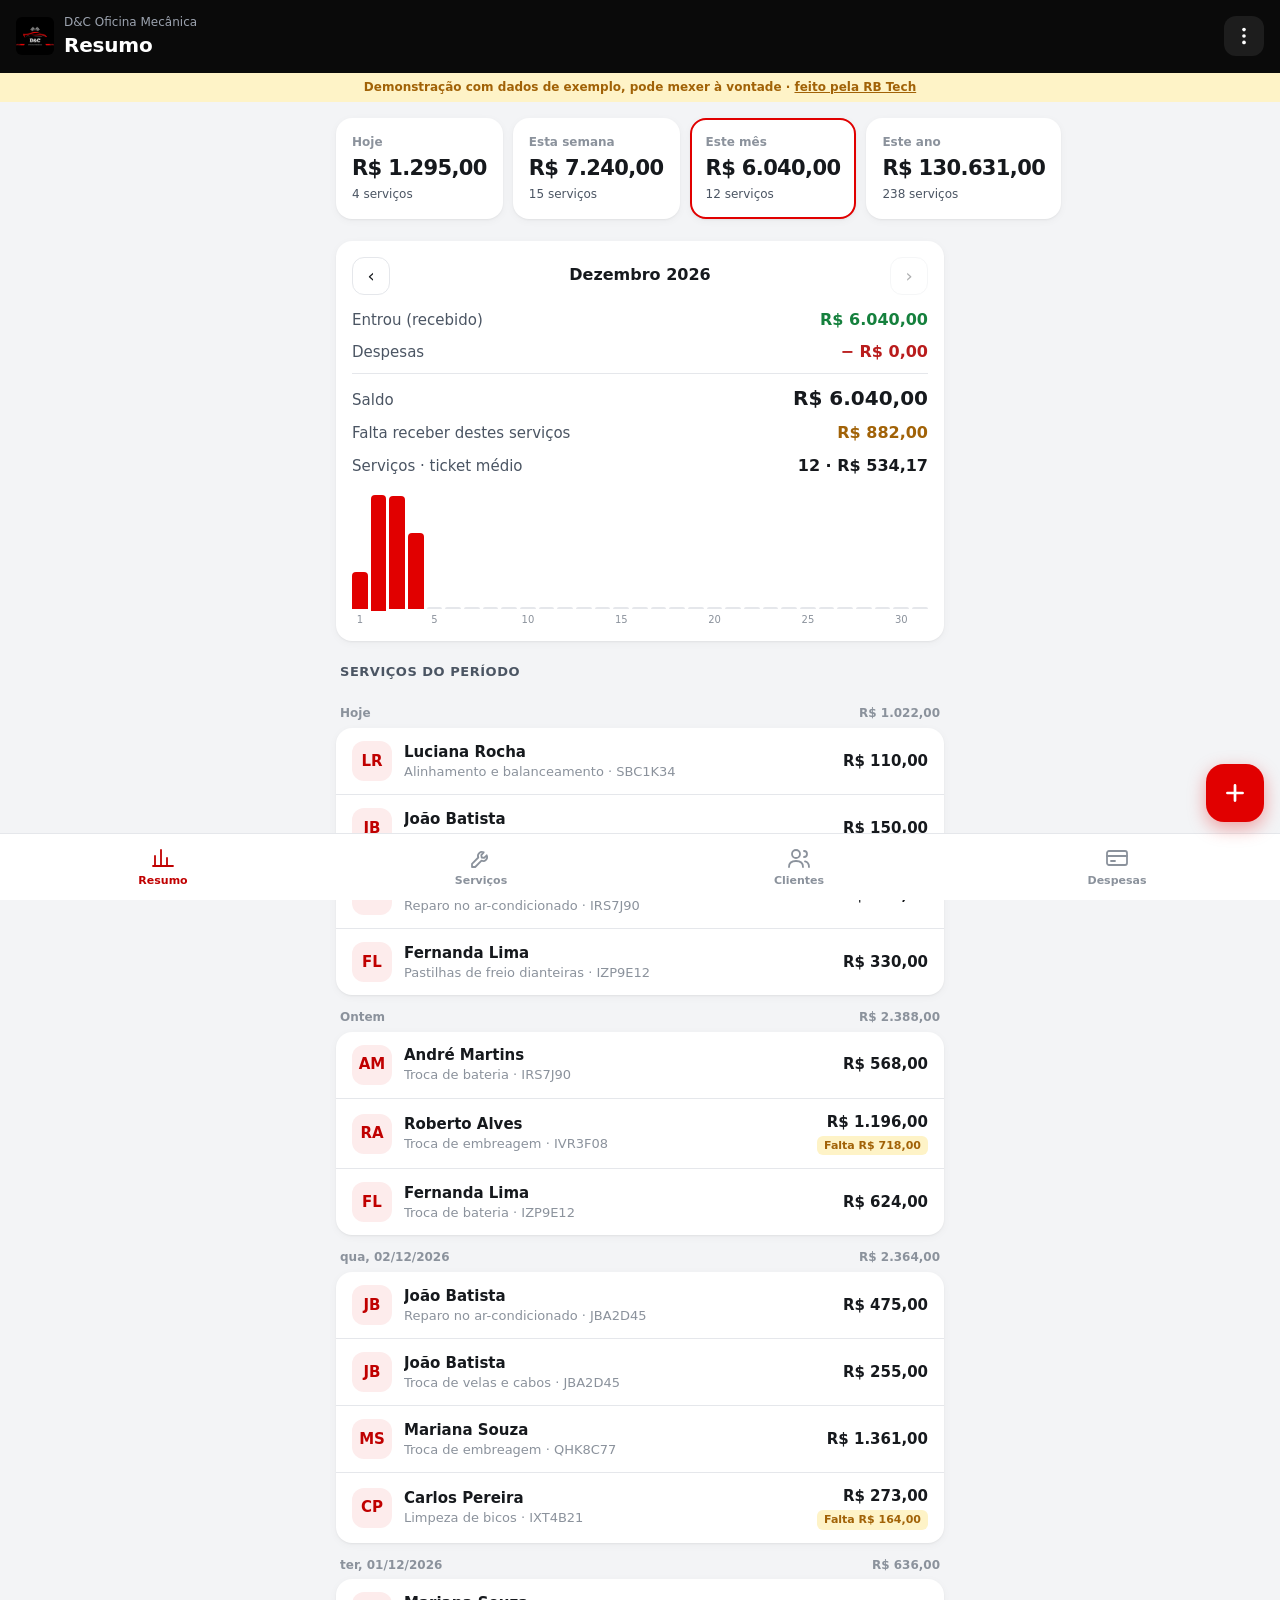
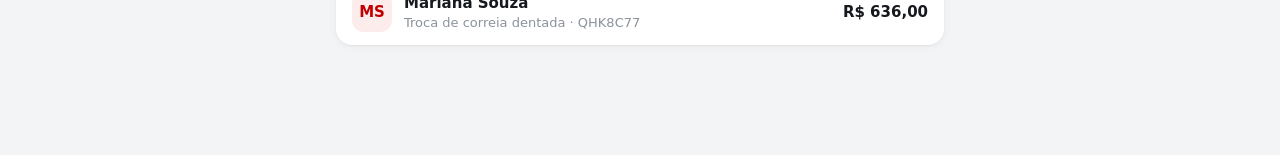
<file: sistema-demo/index.html>
<!doctype html>
<html lang="pt-BR">
<head>
  <meta charset="utf-8" />
  <meta name="viewport" content="width=device-width, initial-scale=1, viewport-fit=cover" />
  <meta name="robots" content="noindex, nofollow" />
  <meta http-equiv="Content-Security-Policy" content="default-src 'self'; script-src 'self'; style-src 'self' 'unsafe-inline' https://fonts.googleapis.com; font-src https://fonts.gstatic.com; img-src 'self' data:; connect-src 'self'; object-src 'none'; base-uri 'none'; form-action 'self'" />
  <meta name="referrer" content="no-referrer" />
  <title>Sistema de gestão · Demonstração RB Tech</title>
  <meta name="theme-color" content="#0a0a0a" />
  <meta name="apple-mobile-web-app-capable" content="yes" />
  <meta name="apple-mobile-web-app-status-bar-style" content="black-translucent" />
  <meta name="apple-mobile-web-app-title" content="D&amp;C" />
  <link rel="manifest" href="manifest.json" />
  <link rel="icon" href="icon-192.png" type="image/png" />
  <link rel="apple-touch-icon" href="icon-192.png" />
  <link rel="preconnect" href="https://fonts.googleapis.com">
  <link rel="preconnect" href="https://fonts.gstatic.com" crossorigin>
  <link href="https://fonts.googleapis.com/css2?family=Inter:wght@400;500;600;700;800&display=swap" rel="stylesheet">
  <link rel="stylesheet" href="style.css" />
  <script src="config.js"></script>
</head>
<body>
  <!-- Login -->
  <section id="login" class="login" hidden>
    <div class="login__wrap">
    <img src="logo.png" alt="D&amp;C Oficina Mecânica" class="login__marca" />
    <div class="login__box">
      <h1>Controle da oficina</h1>
      <p class="muted">Acesso restrito aos donos</p>
      <form id="loginForm" autocomplete="on">
        <label>E-mail<input type="email" name="email" required autocomplete="username" /></label>
        <label>Senha<input type="password" name="senha" required autocomplete="current-password" /></label>
        <p class="erro" id="loginErro" hidden></p>
        <button class="btn btn--primary btn--full" type="submit">Entrar</button>
      </form>
      <p class="demo-aviso" id="demoLogin" hidden>Modo demonstração: qualquer e-mail e senha entram. Os dados ficam só neste aparelho.</p>
    </div>
    </div>
  </section>

  <!-- App -->
  <div id="app" hidden>
    <header class="topo">
      <div class="topo__esq">
        <img src="icon-192.png" alt="" class="topo__logo" />
        <div>
          <p class="topo__sub" id="topoSub"></p>
          <h1 class="topo__titulo" id="topoTitulo">Início</h1>
        </div>
      </div>
      <button class="icon-btn" id="menuBtn" aria-label="Menu">
        <svg viewBox="0 0 24 24" width="22" height="22"><circle cx="12" cy="5" r="2"/><circle cx="12" cy="12" r="2"/><circle cx="12" cy="19" r="2"/></svg>
      </button>
    </header>
    <div class="faixa-demo" id="faixaDemo" hidden>Demonstração com dados de exemplo, pode mexer à vontade · <a href="/" style="color:inherit">feito pela RB Tech</a></div>

    <main id="main"></main>

    <button class="fab" id="fab" aria-label="Novo serviço">
      <svg viewBox="0 0 24 24" width="26" height="26"><path d="M12 5v14M5 12h14" stroke="currentColor" stroke-width="2.5" stroke-linecap="round"/></svg>
    </button>

    <nav class="nav">
      <a href="#inicio" data-tab="inicio">
        <svg viewBox="0 0 24 24"><path d="M4 20V10M10 20V4M16 20v-8M22 20H2"/></svg>Resumo
      </a>
      <a href="#servicos" data-tab="servicos">
        <svg viewBox="0 0 24 24"><path d="M14.7 6.3a4 4 0 0 0-5.4 5.2L3 17.8V21h3.2l6.3-6.3a4 4 0 0 0 5.2-5.4l-2.6 2.6-2.4-.4-.4-2.4z"/></svg>Serviços
      </a>
      <a href="#clientes" data-tab="clientes">
        <svg viewBox="0 0 24 24"><circle cx="9" cy="8" r="4"/><path d="M2 21c0-4 3-6 7-6s7 2 7 6M17 11a3 3 0 1 0 0-6M22 21c0-3-1.5-5-4-5.6"/></svg>Clientes
      </a>
      <a href="#despesas" data-tab="despesas">
        <svg viewBox="0 0 24 24"><rect x="2" y="5" width="20" height="14" rx="2"/><path d="M2 10h20M6 15h4"/></svg>Despesas
      </a>
    </nav>
  </div>

  <div class="carregando" id="carregando"><span></span></div>
  <div class="toast" id="toast" hidden></div>
  <div class="sheet-fundo" id="sheetFundo" hidden></div>
  <div class="sheet" id="sheet" hidden role="dialog" aria-modal="true"></div>

  <script src="app.js"></script>
</body>
</html>
</file>
<file: cardapio-demo/style.css>
:root {
  --bg: #0c0c0c;
  --card: #171717;
  --card2: #1f1f1f;
  --line: #2a2a2a;
  --ink: #f5f5f5;
  --muted: #a3a3a3;
  --red: #e3262b;
  --green: #2bb24c;
  --yellow: #f6c21c;
  --wpp: #1faa59;
}
* { box-sizing: border-box; }
html { scroll-behavior: smooth; scroll-padding-top: 64px; }
body { margin: 0; background: var(--bg); color: var(--ink); font-family: "Poppins", system-ui, sans-serif; -webkit-font-smoothing: antialiased; padding-bottom: 96px; }
img { display: block; max-width: 100%; }
button, input, select, textarea { font: inherit; color: inherit; }
.wrap { width: min(760px, 100%); margin: 0 auto; padding: 0 16px; }

/* Topo */
.top { position: relative; }
.cover { height: 170px; background-size: cover; background-position: center 55%; position: relative; }
.cover::after { content: ""; position: absolute; inset: 0; background: linear-gradient(180deg, rgba(12,12,12,.2), var(--bg)); }
.brand { display: flex; gap: 14px; align-items: flex-end; margin-top: -54px; position: relative; }
.brand__logo { width: 96px; height: 96px; border-radius: 50%; border: 3px solid var(--bg); box-shadow: 0 0 0 2px var(--yellow); flex: none; background: #000; }
.brand__info { min-width: 0; padding-bottom: 4px; }
.brand h1 { font-family: "Bebas Neue", sans-serif; font-weight: 400; font-size: 32px; letter-spacing: .5px; line-height: 1; margin: 0; }
.brand__slogan { margin: 3px 0 6px; color: var(--yellow); font-size: 13px; }
.brand__meta { display: flex; flex-wrap: wrap; gap: 6px; align-items: center; font-size: 12.5px; color: var(--muted); }
.status { font-weight: 600; }
.status.open { color: var(--green); }
.status.closed { color: var(--red); }
.meta-dot { color: #555; }
.chips-info { display: flex; gap: 8px; flex-wrap: wrap; margin-top: 14px; }
.pill { font-size: 12px; background: var(--card); border: 1px solid var(--line); border-radius: 999px; padding: 5px 11px; color: #ddd; }

/* Categorias */
.cats { position: sticky; top: 0; z-index: 20; display: flex; gap: 8px; overflow-x: auto; padding: 12px 16px; margin-top: 14px; background: rgba(12,12,12,.94); backdrop-filter: blur(10px); border-bottom: 1px solid var(--line); scrollbar-width: none; }
.cats::-webkit-scrollbar { display: none; }
@media (min-width: 792px) { .cats { padding-left: calc((100% - 728px) / 2); } }
.cat { flex: none; border: 0; border-radius: 999px; padding: 8px 15px; background: var(--card2); font-size: 13px; font-weight: 600; cursor: pointer; white-space: nowrap; }
.cat.is-on { background: var(--red); }

/* Lista */
.sec { padding-top: 22px; }
.sec h2 { font-family: "Bebas Neue", sans-serif; font-weight: 400; font-size: 26px; letter-spacing: .5px; margin: 0 0 10px; display: flex; align-items: center; gap: 10px; }
.sec h2::before { content: ""; width: 6px; height: 22px; border-radius: 3px; background: linear-gradient(var(--green), var(--yellow), var(--red)); }
.item { display: grid; grid-template-columns: 1fr 104px; gap: 14px; padding: 14px; background: var(--card); border: 1px solid var(--line); border-radius: 16px; margin-bottom: 10px; cursor: pointer; text-align: left; width: 100%; transition: border-color .2s, transform .15s; }
.item:hover { border-color: #444; }
.item:active { transform: scale(.99); }
.item__name { font-weight: 600; font-size: 15px; margin: 0 0 4px; display: flex; gap: 6px; align-items: center; flex-wrap: wrap; }
.tag { font-size: 10px; font-weight: 700; text-transform: uppercase; letter-spacing: .04em; background: var(--yellow); color: #111; border-radius: 6px; padding: 2px 6px; }
.item__desc { font-size: 12.5px; color: var(--muted); margin: 0 0 8px; line-height: 1.45; display: -webkit-box; -webkit-line-clamp: 2; -webkit-box-orient: vertical; overflow: hidden; }
.item__price { font-weight: 700; color: var(--ink); font-size: 14.5px; }
.item__price small { font-weight: 500; color: var(--muted); font-size: 11.5px; }
.item img { width: 104px; height: 104px; object-fit: cover; border-radius: 12px; }

/* Rodapé */
.foot { text-align: center; padding-top: 36px; padding-bottom: 24px; color: var(--muted); font-size: 13px; }
.foot img { width: 64px; height: 64px; border-radius: 50%; margin: 0 auto 10px; }
.foot p { margin: 4px 0; }
.foot a { color: var(--yellow); text-decoration: none; }
.foot__small { font-size: 11.5px; color: #666; }

/* Barra do carrinho */
.cartbar { position: fixed; left: 50%; bottom: calc(14px + env(safe-area-inset-bottom, 0px)); transform: translateX(-50%); width: min(728px, calc(100% - 24px)); z-index: 30; border: 0; border-radius: 14px; background: var(--red); color: #fff; padding: 14px 16px; display: flex; align-items: center; gap: 12px; font-weight: 600; font-size: 15px; cursor: pointer; box-shadow: 0 12px 30px rgba(227, 38, 43, .35); }
.cartbar[hidden] { display: none; }
.cartbar strong { margin-left: auto; }
.cartbar__qty { background: rgba(0,0,0,.25); border-radius: 8px; min-width: 28px; height: 28px; display: grid; place-items: center; font-size: 13px; }
.cartbar.bump { animation: bump .35s; }
@keyframes bump { 50% { transform: translateX(-50%) scale(1.04); } }

/* Folhas (modais) */
.sheet { position: fixed; inset: 0; z-index: 50; visibility: hidden; }
.sheet.is-open { visibility: visible; }
.sheet__bg { position: absolute; inset: 0; background: rgba(0,0,0,.65); opacity: 0; transition: opacity .25s; }
.sheet.is-open .sheet__bg { opacity: 1; }
.sheet__panel { position: absolute; left: 50%; bottom: 0; width: min(560px, 100%); max-height: 94%; display: flex; flex-direction: column; background: var(--card); border-radius: 22px 22px 0 0; transform: translate(-50%, 100%); transition: transform .3s ease; overflow: hidden; }
.sheet.is-open .sheet__panel { transform: translate(-50%, 0); }
@media (min-width: 700px) { .sheet__panel { bottom: auto; top: 50%; border-radius: 22px; transform: translate(-50%, -40%); opacity: 0; transition: transform .25s, opacity .25s; } .sheet.is-open .sheet__panel { transform: translate(-50%, -50%); opacity: 1; } }
.close { position: absolute; top: 12px; right: 12px; z-index: 2; width: 36px; height: 36px; border-radius: 50%; border: 0; background: rgba(0,0,0,.6); color: #fff; cursor: pointer; }
.it__img { width: 100%; height: 210px; object-fit: cover; flex: none; }
.it__body { padding: 18px; overflow: auto; flex: 1; }
.it__body h2 { margin: 0 0 6px; font-size: 21px; }
.it__desc { color: var(--muted); font-size: 13.5px; margin: 0 0 6px; line-height: 1.5; }
.block { margin-top: 18px; }
.block__t { font-weight: 600; font-size: 14px; margin: 0 0 9px; display: flex; justify-content: space-between; align-items: center; }
.req, .opt { font-size: 10.5px; font-weight: 600; border-radius: 6px; padding: 2px 7px; }
.req { background: #3a1214; color: #ff8b8e; }
.opt { background: #222; color: var(--muted); }
.opts { display: flex; gap: 8px; flex-wrap: wrap; }
.opts--col { flex-direction: column; }
.opt-btn { flex: 1; min-width: 92px; border: 1px solid var(--line); background: var(--card2); border-radius: 12px; padding: 10px 12px; cursor: pointer; text-align: left; font-size: 13.5px; }
.opt-btn small { display: block; color: var(--muted); font-size: 11.5px; }
.opt-btn b { display: block; margin-top: 2px; font-size: 13px; }
.opts--col .opt-btn { display: flex; justify-content: space-between; }
.opt-btn.is-on { border-color: var(--yellow); background: #2a2410; }
.select, .input { width: 100%; background: var(--card2); border: 1px solid var(--line); border-radius: 12px; padding: 11px 12px; font-size: 14px; outline: none; }
.input + .input { margin-top: 8px; }
.select:focus, .input:focus { border-color: var(--yellow); }
textarea.input { resize: vertical; }
.hint { margin: 6px 0 0; font-size: 11.5px; color: var(--muted); }
.it__foot { flex: none; display: flex; gap: 12px; padding: 12px 18px calc(14px + env(safe-area-inset-bottom, 0px)); border-top: 1px solid var(--line); background: var(--card); }
.qty { display: flex; align-items: center; background: var(--card2); border-radius: 12px; }
.qty button { width: 40px; height: 48px; border: 0; background: none; font-size: 20px; cursor: pointer; color: var(--yellow); }
.qty span { min-width: 22px; text-align: center; font-weight: 600; }
.btn { flex: 1; border: 0; border-radius: 12px; height: 48px; font-weight: 600; font-size: 15px; cursor: pointer; display: flex; align-items: center; justify-content: center; gap: 8px; }
.btn--main { background: var(--red); color: #fff; }
.btn--wpp { background: var(--wpp); color: #fff; }
.btn:disabled { background: #333; color: #777; cursor: not-allowed; }

/* Itens do pedido */
.ci { display: flex; gap: 12px; padding: 12px 0; border-bottom: 1px solid var(--line); }
.ci__main { flex: 1; min-width: 0; }
.ci__name { margin: 0; font-weight: 600; font-size: 14px; }
.ci__det { margin: 3px 0 0; color: var(--muted); font-size: 12px; line-height: 1.45; }
.ci__side { text-align: right; flex: none; }
.ci__price { font-weight: 700; font-size: 14px; }
.ci__rm { background: none; border: 0; color: var(--muted); font-size: 12px; text-decoration: underline; cursor: pointer; padding: 0; margin-top: 6px; }
.empty { color: var(--muted); text-align: center; padding: 24px 0; }
.sum { margin-top: 18px; padding-top: 12px; border-top: 1px dashed var(--line); display: grid; gap: 6px; font-size: 14px; }
.sum div { display: flex; justify-content: space-between; }
.sum__fee { color: var(--muted); font-size: 12.5px; }

.toast { position: fixed; left: 50%; bottom: 90px; transform: translate(-50%, 16px); background: #fff; color: #111; padding: 10px 16px; border-radius: 999px; font-size: 13.5px; font-weight: 600; opacity: 0; pointer-events: none; transition: .25s; z-index: 60; white-space: nowrap; }
.toast.is-show { opacity: 1; transform: translate(-50%, 0); }
@media (prefers-reduced-motion: reduce) { * { transition: none !important; animation: none !important; scroll-behavior: auto !important; } }
</file>
<file: ln-store/style.css>
:root {
  --ink: #141414;
  --ink-2: #3d3d3d;
  --muted: #7a7672;
  --line: #e8e3dd;
  --bg: #ffffff;
  --cream: #f7f3ee;
  --sand: #efe7dd;
  --red: #e2262b;
  --wpp: #1faa59;
  --radius: 14px;
  --shadow: 0 10px 30px rgba(20, 20, 20, .08);
}

* { box-sizing: border-box; }
html { scroll-behavior: smooth; }
body {
  margin: 0;
  font-family: "Inter", system-ui, sans-serif;
  color: var(--ink);
  background: var(--bg);
  -webkit-font-smoothing: antialiased;
}
img { display: block; max-width: 100%; }
button, input, select, textarea { font: inherit; color: inherit; }
h1, h2, h3 { font-family: "Quicksand", "Inter", sans-serif; letter-spacing: -.01em; }
.container { width: min(1180px, 100%); margin: 0 auto; padding: 0 16px; }
.muted { color: var(--muted); }
.small { font-size: 13px; }

/* Faixas do topo */
.preview-bar {
  background: var(--ink);
  color: #fff;
  text-align: center;
  font-size: 12.5px;
  padding: 7px 16px;
}
.preview-bar strong { color: #ff6b6f; }
.top-strip {
  background: var(--cream);
  color: var(--ink-2);
  font-size: 12.5px;
  display: flex;
  justify-content: center;
  flex-wrap: wrap;
  gap: 6px 10px;
  padding: 8px 16px;
}
.top-strip .sep { color: var(--red); }

/* Cabeçalho */
.header {
  position: sticky;
  top: 0;
  z-index: 20;
  background: rgba(255, 255, 255, .94);
  backdrop-filter: blur(10px);
  border-bottom: 1px solid var(--line);
}
.header__row {
  display: flex;
  align-items: center;
  gap: 16px;
  padding-top: 10px;
  padding-bottom: 10px;
}
.logo img { width: 92px; height: 46px; object-fit: cover; }
.search {
  flex: 1;
  display: flex;
  align-items: center;
  gap: 8px;
  background: var(--cream);
  border-radius: 999px;
  padding: 0 14px;
  height: 42px;
}
.search svg { width: 18px; height: 18px; fill: none; stroke: var(--muted); stroke-width: 2; flex: none; }
.search input { border: 0; background: transparent; outline: none; width: 100%; font-size: 14px; }
.cart-btn {
  position: relative;
  width: 44px;
  height: 44px;
  border-radius: 999px;
  border: 1px solid var(--line);
  background: #fff;
  cursor: pointer;
  display: grid;
  place-items: center;
}
.cart-btn svg { width: 22px; height: 22px; fill: none; stroke: var(--ink); stroke-width: 1.8; stroke-linejoin: round; }
.cart-btn__count {
  position: absolute;
  top: -4px;
  right: -4px;
  min-width: 20px;
  height: 20px;
  padding: 0 5px;
  border-radius: 999px;
  background: var(--red);
  color: #fff;
  font-size: 11px;
  font-weight: 700;
  display: grid;
  place-items: center;
}
.cart-btn.bump { animation: bump .35s ease; }
@keyframes bump { 50% { transform: scale(1.15); } }

.cats {
  display: flex;
  gap: 8px;
  overflow-x: auto;
  padding-bottom: 10px;
  scrollbar-width: none;
}
.cats::-webkit-scrollbar { display: none; }
.chip {
  flex: none;
  border: 1px solid var(--line);
  background: #fff;
  border-radius: 999px;
  padding: 7px 14px;
  font-size: 13px;
  font-weight: 500;
  cursor: pointer;
  transition: background .15s, color .15s, border-color .15s;
}
.chip:hover { border-color: var(--ink); }
.chip.is-active { background: var(--ink); color: #fff; border-color: var(--ink); }

/* Hero */
.hero { background: linear-gradient(180deg, var(--cream), #fff); }
.hero__grid {
  display: grid;
  grid-template-columns: 1.1fr .9fr;
  gap: 32px;
  align-items: center;
  padding-top: 48px;
  padding-bottom: 48px;
}
.hero__kicker {
  margin: 0 0 10px;
  font-size: 12px;
  font-weight: 700;
  letter-spacing: .14em;
  text-transform: uppercase;
  color: var(--red);
}
.hero h1 { font-size: clamp(30px, 4.4vw, 50px); line-height: 1.08; margin: 0 0 14px; }
.hero h1 .dot { color: var(--red); }
.hero__sub { font-size: 16px; line-height: 1.6; color: var(--ink-2); max-width: 46ch; margin: 0 0 24px; }
.hero__cta { display: flex; gap: 10px; flex-wrap: wrap; }
.hero__images { position: relative; height: 420px; }
.hero__img {
  position: absolute;
  width: 62%;
  aspect-ratio: 3 / 4;
  object-fit: cover;
  border-radius: 20px;
  box-shadow: var(--shadow);
}
.hero__img--a { left: 0; top: 30px; }
.hero__img--b { right: 0; top: 0; }

.btn {
  display: inline-flex;
  align-items: center;
  justify-content: center;
  gap: 8px;
  height: 46px;
  padding: 0 22px;
  border-radius: 999px;
  border: 1px solid transparent;
  font-weight: 600;
  font-size: 14px;
  text-decoration: none;
  cursor: pointer;
  transition: transform .12s, opacity .15s, background .15s;
}
.btn:active { transform: scale(.98); }
.btn--dark { background: var(--ink); color: #fff; }
.btn--dark:hover { background: #000; }
.btn--dark:disabled { background: #cfcac4; cursor: not-allowed; }
.btn--ghost { background: #fff; border-color: var(--line); color: var(--ink); }
.btn--ghost:hover { border-color: var(--ink); }
.btn--wpp { background: var(--wpp); color: #fff; }
.btn--wpp svg { width: 20px; height: 20px; fill: none; stroke: #fff; stroke-width: 1.8; }
.btn--full { width: 100%; }

/* Como funciona */
.steps { border-top: 1px solid var(--line); border-bottom: 1px solid var(--line); }
.steps__grid { display: grid; grid-template-columns: repeat(3, 1fr); gap: 16px; padding-top: 22px; padding-bottom: 22px; }
.step { display: flex; gap: 12px; align-items: flex-start; }
.step__n {
  flex: none;
  width: 30px;
  height: 30px;
  border-radius: 999px;
  background: var(--ink);
  color: #fff;
  display: grid;
  place-items: center;
  font-weight: 700;
  font-size: 13px;
}
.step strong { font-size: 14px; }
.step p { margin: 3px 0 0; font-size: 13px; color: var(--muted); line-height: 1.45; }

/* Vitrine */
.store { padding-top: 36px; padding-bottom: 64px; }
.store__head { display: flex; justify-content: space-between; align-items: flex-end; gap: 16px; margin-bottom: 18px; }
.store__head h2 { margin: 0; font-size: 26px; }
.store__head p { margin: 4px 0 0; font-size: 13px; }
.select {
  height: 40px;
  border: 1px solid var(--line);
  border-radius: 999px;
  padding: 0 14px;
  background: #fff;
  font-size: 13px;
}
.grid { display: grid; grid-template-columns: repeat(4, 1fr); gap: 22px 16px; }
.card { cursor: pointer; }
.card__media {
  position: relative;
  aspect-ratio: 3 / 4;
  border-radius: var(--radius);
  overflow: hidden;
  background: var(--sand);
}
.card__media img { width: 100%; height: 100%; object-fit: cover; object-position: top; transition: transform .5s ease; }
.card:hover .card__media img { transform: scale(1.04); }
.badge {
  position: absolute;
  top: 10px;
  left: 10px;
  background: #fff;
  color: var(--ink);
  font-size: 11px;
  font-weight: 700;
  padding: 4px 9px;
  border-radius: 999px;
}
.badge--red { background: var(--red); color: #fff; }
.card__quick {
  position: absolute;
  left: 10px;
  right: 10px;
  bottom: 10px;
  height: 38px;
  border-radius: 999px;
  border: 0;
  background: rgba(255, 255, 255, .95);
  font-size: 13px;
  font-weight: 600;
  cursor: pointer;
  opacity: 0;
  transform: translateY(6px);
  transition: opacity .2s, transform .2s;
}
.card:hover .card__quick, .card:focus-within .card__quick { opacity: 1; transform: none; }
.card__cat { margin: 10px 0 2px; font-size: 11px; letter-spacing: .08em; text-transform: uppercase; color: var(--muted); }
.card__name { margin: 0; font-size: 14.5px; font-weight: 600; line-height: 1.35; }
.card__price { margin: 4px 0 0; font-size: 15px; font-weight: 700; }
.card__parcel { margin: 1px 0 0; font-size: 12px; color: var(--muted); }
.empty { text-align: center; color: var(--muted); padding: 40px 0; }

/* Rodapé */
.footer { background: var(--cream); border-top: 1px solid var(--line); }
.footer__grid { display: grid; grid-template-columns: 1.2fr 1fr 1fr; gap: 24px; padding-top: 36px; padding-bottom: 24px; }
.footer__logo { width: 96px; height: 48px; object-fit: cover; mix-blend-mode: multiply; }
.footer h3 { font-size: 15px; margin: 4px 0 10px; }
.stores { list-style: none; padding: 0; margin: 0; display: grid; gap: 6px; font-size: 14px; color: var(--ink-2); }
.stores li::before { content: "•"; color: var(--red); margin-right: 8px; }
.footer__link { display: block; color: var(--ink-2); text-decoration: none; font-size: 14px; margin-bottom: 6px; cursor: pointer; }
.footer__link:hover { color: var(--red); }
.footer__bottom { border-top: 1px solid var(--line); padding-top: 14px; padding-bottom: 18px; }

/* Modal de produto */
.modal, .drawer { position: fixed; inset: 0; z-index: 50; visibility: hidden; }
.modal.is-open, .drawer.is-open { visibility: visible; }
.modal__overlay, .drawer__overlay {
  position: absolute;
  inset: 0;
  background: rgba(20, 20, 20, .45);
  opacity: 0;
  transition: opacity .25s;
}
.is-open .modal__overlay, .is-open .drawer__overlay { opacity: 1; }
.modal__panel {
  position: absolute;
  left: 50%;
  top: 50%;
  width: min(860px, calc(100% - 32px));
  max-height: calc(100% - 32px);
  overflow: auto;
  background: #fff;
  border-radius: 20px;
  transform: translate(-50%, -46%);
  opacity: 0;
  transition: transform .25s, opacity .25s;
}
.modal.is-open .modal__panel { transform: translate(-50%, -50%); opacity: 1; }
.modal__close { position: absolute; top: 12px; right: 12px; z-index: 2; background: #fff; }
.icon-btn {
  width: 38px;
  height: 38px;
  border-radius: 999px;
  border: 1px solid var(--line);
  background: transparent;
  cursor: pointer;
}
.pm { display: grid; grid-template-columns: 1fr 1fr; }
.pm__img { width: 100%; height: 100%; max-height: 640px; object-fit: cover; object-position: top; }
.pm__info { padding: 32px 28px; display: flex; flex-direction: column; }
.pm__cat { margin: 0; font-size: 11px; letter-spacing: .1em; text-transform: uppercase; color: var(--muted); }
.pm h3 { font-size: 26px; margin: 6px 0 8px; line-height: 1.15; }
.pm__price { font-size: 22px; font-weight: 700; margin: 0; }
.pm__desc { color: var(--ink-2); line-height: 1.6; font-size: 14px; margin: 14px 0 18px; }
.label { display: block; font-size: 12px; font-weight: 600; margin: 0 0 8px; color: var(--ink-2); }
.sizes { display: flex; flex-wrap: wrap; gap: 8px; }
.size {
  min-width: 46px;
  height: 42px;
  padding: 0 12px;
  border: 1px solid var(--line);
  border-radius: 10px;
  background: #fff;
  font-weight: 600;
  font-size: 13px;
  cursor: pointer;
}
.size:hover { border-color: var(--ink); }
.size.is-active { background: var(--ink); color: #fff; border-color: var(--ink); }
.size:disabled { color: #bbb; text-decoration: line-through; cursor: not-allowed; background: #faf8f6; }
.pm__hint { font-size: 12.5px; color: var(--muted); min-height: 18px; margin: 10px 0 16px; }
.pm .btn { margin-top: auto; }

/* Carrinho */
.drawer__panel {
  position: absolute;
  top: 0;
  right: 0;
  height: 100%;
  width: min(420px, 100%);
  background: #fff;
  display: flex;
  flex-direction: column;
  transform: translateX(100%);
  transition: transform .3s ease;
}
.drawer.is-open .drawer__panel { transform: none; }
.drawer__head { display: flex; justify-content: space-between; align-items: center; padding: 18px 20px; border-bottom: 1px solid var(--line); }
.drawer__head h3 { margin: 0; font-size: 19px; }
.drawer__body { flex: 1; overflow: auto; padding: 8px 20px; }
.drawer__foot { padding: 16px 20px 20px; border-top: 1px solid var(--line); display: grid; gap: 8px; }
.drawer__foot .label { margin: 4px 0 0; }
.totals { display: flex; justify-content: space-between; font-size: 16px; }
.input {
  width: 100%;
  border: 1px solid var(--line);
  border-radius: 10px;
  padding: 10px 12px;
  font-size: 14px;
  resize: vertical;
}
.input:focus { outline: 2px solid var(--ink); outline-offset: -1px; }
.citem { display: grid; grid-template-columns: 64px 1fr auto; gap: 12px; padding: 14px 0; border-bottom: 1px solid var(--line); }
.citem img { width: 64px; height: 80px; object-fit: cover; object-position: top; border-radius: 8px; }
.citem__name { font-size: 14px; font-weight: 600; margin: 0; }
.citem__meta { font-size: 12.5px; color: var(--muted); margin: 3px 0 8px; }
.qty { display: inline-flex; align-items: center; border: 1px solid var(--line); border-radius: 999px; }
.qty button { width: 30px; height: 30px; border: 0; background: transparent; cursor: pointer; font-size: 16px; }
.qty span { min-width: 22px; text-align: center; font-size: 13px; font-weight: 600; }
.citem__price { font-weight: 700; font-size: 14px; text-align: right; }
.citem__remove { border: 0; background: none; color: var(--muted); font-size: 12px; cursor: pointer; padding: 0; margin-top: 8px; text-decoration: underline; }
.cart-empty { text-align: center; color: var(--muted); padding: 50px 10px; }

.toast {
  position: fixed;
  left: 50%;
  bottom: 24px;
  transform: translate(-50%, 20px);
  background: var(--ink);
  color: #fff;
  padding: 12px 18px;
  border-radius: 999px;
  font-size: 14px;
  opacity: 0;
  pointer-events: none;
  transition: opacity .25s, transform .25s;
  z-index: 60;
}
.toast.is-show { opacity: 1; transform: translate(-50%, 0); }

/* Responsivo */
@media (max-width: 960px) {
  .grid { grid-template-columns: repeat(3, 1fr); }
}
@media (max-width: 760px) {
  .hero__grid { grid-template-columns: 1fr; padding-top: 28px; padding-bottom: 28px; gap: 22px; }
  .hero__images { height: 300px; }
  .steps__grid { grid-template-columns: 1fr; gap: 12px; }
  .grid { grid-template-columns: repeat(2, 1fr); gap: 18px 12px; }
  .card__quick { opacity: 1; transform: none; height: 34px; font-size: 12px; }
  .footer__grid { grid-template-columns: 1fr; }
  .pm { grid-template-columns: 1fr; }
  .pm__img { max-height: min(340px, 34vh); }
  .pm__info { padding: 20px 20px 16px; }
  .pm .btn { position: sticky; bottom: 0; outline: 14px solid #fff; }
  .modal__panel { top: auto; bottom: 0; left: 0; width: 100%; max-height: 92%; border-radius: 20px 20px 0 0; transform: translateY(30px); }
  .modal.is-open .modal__panel { transform: none; }
}
@media (max-width: 480px) {
  .logo img { width: 74px; height: 37px; }
  .header__row { gap: 10px; }
  .search input::placeholder { font-size: 13px; }
  .store__head h2 { font-size: 22px; }
}
@media (prefers-reduced-motion: reduce) {
  * { transition: none !important; animation: none !important; scroll-behavior: auto !important; }
}
</file>
<file: loja-demo/style.css>
:root {
  --ink: #141414;
  --ink-2: #3d3d3d;
  --muted: #7a7672;
  --line: #e8e3dd;
  --bg: #ffffff;
  --cream: #f7f3ee;
  --sand: #efe7dd;
  --red: #e2262b;
  --wpp: #1faa59;
  --radius: 14px;
  --shadow: 0 10px 30px rgba(20, 20, 20, .08);
}

* { box-sizing: border-box; }
html { scroll-behavior: smooth; }
body {
  margin: 0;
  font-family: "Inter", system-ui, sans-serif;
  color: var(--ink);
  background: var(--bg);
  -webkit-font-smoothing: antialiased;
}
img { display: block; max-width: 100%; }
button, input, select, textarea { font: inherit; color: inherit; }
h1, h2, h3 { font-family: "Quicksand", "Inter", sans-serif; letter-spacing: -.01em; }
.container { width: min(1180px, 100%); margin: 0 auto; padding: 0 16px; }
.muted { color: var(--muted); }
.small { font-size: 13px; }

/* Faixas do topo */
.preview-bar {
  background: var(--ink);
  color: #fff;
  text-align: center;
  font-size: 12.5px;
  padding: 7px 16px;
}
.preview-bar strong { color: #ff6b6f; }
.top-strip {
  background: var(--cream);
  color: var(--ink-2);
  font-size: 12.5px;
  display: flex;
  justify-content: center;
  flex-wrap: wrap;
  gap: 6px 10px;
  padding: 8px 16px;
}
.top-strip .sep { color: var(--red); }

/* Cabeçalho */
.header {
  position: sticky;
  top: 0;
  z-index: 20;
  background: rgba(255, 255, 255, .94);
  backdrop-filter: blur(10px);
  border-bottom: 1px solid var(--line);
}
.header__row {
  display: flex;
  align-items: center;
  gap: 16px;
  padding-top: 10px;
  padding-bottom: 10px;
}
.logo img { width: 92px; height: 46px; object-fit: cover; }
.logo--text { font-family: "Quicksand", sans-serif; font-weight: 700; font-size: 22px; color: var(--ink); text-decoration: none; letter-spacing: -.02em; white-space: nowrap; margin: 0; }
.logo--text span { color: var(--red); }
.search {
  flex: 1;
  display: flex;
  align-items: center;
  gap: 8px;
  background: var(--cream);
  border-radius: 999px;
  padding: 0 14px;
  height: 42px;
}
.search svg { width: 18px; height: 18px; fill: none; stroke: var(--muted); stroke-width: 2; flex: none; }
.search input { border: 0; background: transparent; outline: none; width: 100%; font-size: 14px; }
.cart-btn {
  position: relative;
  width: 44px;
  height: 44px;
  border-radius: 999px;
  border: 1px solid var(--line);
  background: #fff;
  cursor: pointer;
  display: grid;
  place-items: center;
}
.cart-btn svg { width: 22px; height: 22px; fill: none; stroke: var(--ink); stroke-width: 1.8; stroke-linejoin: round; }
.cart-btn__count {
  position: absolute;
  top: -4px;
  right: -4px;
  min-width: 20px;
  height: 20px;
  padding: 0 5px;
  border-radius: 999px;
  background: var(--red);
  color: #fff;
  font-size: 11px;
  font-weight: 700;
  display: grid;
  place-items: center;
}
.cart-btn.bump { animation: bump .35s ease; }
@keyframes bump { 50% { transform: scale(1.15); } }

.cats {
  display: flex;
  gap: 8px;
  overflow-x: auto;
  padding-bottom: 10px;
  scrollbar-width: none;
}
.cats::-webkit-scrollbar { display: none; }
.chip {
  flex: none;
  border: 1px solid var(--line);
  background: #fff;
  border-radius: 999px;
  padding: 7px 14px;
  font-size: 13px;
  font-weight: 500;
  cursor: pointer;
  transition: background .15s, color .15s, border-color .15s;
}
.chip:hover { border-color: var(--ink); }
.chip.is-active { background: var(--ink); color: #fff; border-color: var(--ink); }

/* Hero */
.hero { background: linear-gradient(180deg, var(--cream), #fff); }
.hero__grid {
  display: grid;
  grid-template-columns: 1.1fr .9fr;
  gap: 32px;
  align-items: center;
  padding-top: 48px;
  padding-bottom: 48px;
}
.hero__kicker {
  margin: 0 0 10px;
  font-size: 12px;
  font-weight: 700;
  letter-spacing: .14em;
  text-transform: uppercase;
  color: var(--red);
}
.hero h1 { font-size: clamp(30px, 4.4vw, 50px); line-height: 1.08; margin: 0 0 14px; }
.hero h1 .dot { color: var(--red); }
.hero__sub { font-size: 16px; line-height: 1.6; color: var(--ink-2); max-width: 46ch; margin: 0 0 24px; }
.hero__cta { display: flex; gap: 10px; flex-wrap: wrap; }
.hero__images { position: relative; height: 420px; }
.hero__img {
  position: absolute;
  width: 62%;
  aspect-ratio: 3 / 4;
  object-fit: cover;
  border-radius: 20px;
  box-shadow: var(--shadow);
}
.hero__img--a { left: 0; top: 30px; }
.hero__img--b { right: 0; top: 0; }

.btn {
  display: inline-flex;
  align-items: center;
  justify-content: center;
  gap: 8px;
  height: 46px;
  padding: 0 22px;
  border-radius: 999px;
  border: 1px solid transparent;
  font-weight: 600;
  font-size: 14px;
  text-decoration: none;
  cursor: pointer;
  transition: transform .12s, opacity .15s, background .15s;
}
.btn:active { transform: scale(.98); }
.btn--dark { background: var(--ink); color: #fff; }
.btn--dark:hover { background: #000; }
.btn--dark:disabled { background: #cfcac4; cursor: not-allowed; }
.btn--ghost { background: #fff; border-color: var(--line); color: var(--ink); }
.btn--ghost:hover { border-color: var(--ink); }
.btn--wpp { background: var(--wpp); color: #fff; }
.btn--wpp svg { width: 20px; height: 20px; fill: none; stroke: #fff; stroke-width: 1.8; }
.btn--full { width: 100%; }

/* Como funciona */
.steps { border-top: 1px solid var(--line); border-bottom: 1px solid var(--line); }
.steps__grid { display: grid; grid-template-columns: repeat(3, 1fr); gap: 16px; padding-top: 22px; padding-bottom: 22px; }
.step { display: flex; gap: 12px; align-items: flex-start; }
.step__n {
  flex: none;
  width: 30px;
  height: 30px;
  border-radius: 999px;
  background: var(--ink);
  color: #fff;
  display: grid;
  place-items: center;
  font-weight: 700;
  font-size: 13px;
}
.step strong { font-size: 14px; }
.step p { margin: 3px 0 0; font-size: 13px; color: var(--muted); line-height: 1.45; }

/* Vitrine */
.store { padding-top: 36px; padding-bottom: 64px; }
.store__head { display: flex; justify-content: space-between; align-items: flex-end; gap: 16px; margin-bottom: 18px; }
.store__head h2 { margin: 0; font-size: 26px; }
.store__head p { margin: 4px 0 0; font-size: 13px; }
.select {
  height: 40px;
  border: 1px solid var(--line);
  border-radius: 999px;
  padding: 0 14px;
  background: #fff;
  font-size: 13px;
}
.grid { display: grid; grid-template-columns: repeat(4, 1fr); gap: 22px 16px; }
.card { cursor: pointer; }
.card__media {
  position: relative;
  aspect-ratio: 3 / 4;
  border-radius: var(--radius);
  overflow: hidden;
  background: var(--sand);
}
.card__media img { width: 100%; height: 100%; object-fit: cover; object-position: top; transition: transform .5s ease; }
.card:hover .card__media img { transform: scale(1.04); }
.badge {
  position: absolute;
  top: 10px;
  left: 10px;
  background: #fff;
  color: var(--ink);
  font-size: 11px;
  font-weight: 700;
  padding: 4px 9px;
  border-radius: 999px;
}
.badge--red { background: var(--red); color: #fff; }
.card__quick {
  position: absolute;
  left: 10px;
  right: 10px;
  bottom: 10px;
  height: 38px;
  border-radius: 999px;
  border: 0;
  background: rgba(255, 255, 255, .95);
  font-size: 13px;
  font-weight: 600;
  cursor: pointer;
  opacity: 0;
  transform: translateY(6px);
  transition: opacity .2s, transform .2s;
}
.card:hover .card__quick, .card:focus-within .card__quick { opacity: 1; transform: none; }
.card__cat { margin: 10px 0 2px; font-size: 11px; letter-spacing: .08em; text-transform: uppercase; color: var(--muted); }
.card__name { margin: 0; font-size: 14.5px; font-weight: 600; line-height: 1.35; }
.card__price { margin: 4px 0 0; font-size: 15px; font-weight: 700; }
.card__parcel { margin: 1px 0 0; font-size: 12px; color: var(--muted); }
.empty { text-align: center; color: var(--muted); padding: 40px 0; }

/* Rodapé */
.footer { background: var(--cream); border-top: 1px solid var(--line); }
.footer__grid { display: grid; grid-template-columns: 1.2fr 1fr 1fr; gap: 24px; padding-top: 36px; padding-bottom: 24px; }
.footer__logo { width: 96px; height: 48px; object-fit: cover; mix-blend-mode: multiply; }
.footer h3 { font-size: 15px; margin: 4px 0 10px; }
.stores { list-style: none; padding: 0; margin: 0; display: grid; gap: 6px; font-size: 14px; color: var(--ink-2); }
.stores li::before { content: "•"; color: var(--red); margin-right: 8px; }
.footer__link { display: block; color: var(--ink-2); text-decoration: none; font-size: 14px; margin-bottom: 6px; cursor: pointer; }
.footer__link:hover { color: var(--red); }
.footer__bottom { border-top: 1px solid var(--line); padding-top: 14px; padding-bottom: 18px; }

/* Modal de produto */
.modal, .drawer { position: fixed; inset: 0; z-index: 50; visibility: hidden; }
.modal.is-open, .drawer.is-open { visibility: visible; }
.modal__overlay, .drawer__overlay {
  position: absolute;
  inset: 0;
  background: rgba(20, 20, 20, .45);
  opacity: 0;
  transition: opacity .25s;
}
.is-open .modal__overlay, .is-open .drawer__overlay { opacity: 1; }
.modal__panel {
  position: absolute;
  left: 50%;
  top: 50%;
  width: min(860px, calc(100% - 32px));
  max-height: calc(100% - 32px);
  overflow: auto;
  background: #fff;
  border-radius: 20px;
  transform: translate(-50%, -46%);
  opacity: 0;
  transition: transform .25s, opacity .25s;
}
.modal.is-open .modal__panel { transform: translate(-50%, -50%); opacity: 1; }
.modal__close { position: absolute; top: 12px; right: 12px; z-index: 2; background: #fff; }
.icon-btn {
  width: 38px;
  height: 38px;
  border-radius: 999px;
  border: 1px solid var(--line);
  background: transparent;
  cursor: pointer;
}
.pm { display: grid; grid-template-columns: 1fr 1fr; }
.pm__img { width: 100%; height: 100%; max-height: 640px; object-fit: cover; object-position: top; }
.pm__info { padding: 32px 28px; display: flex; flex-direction: column; }
.pm__cat { margin: 0; font-size: 11px; letter-spacing: .1em; text-transform: uppercase; color: var(--muted); }
.pm h3 { font-size: 26px; margin: 6px 0 8px; line-height: 1.15; }
.pm__price { font-size: 22px; font-weight: 700; margin: 0; }
.pm__desc { color: var(--ink-2); line-height: 1.6; font-size: 14px; margin: 14px 0 18px; }
.label { display: block; font-size: 12px; font-weight: 600; margin: 0 0 8px; color: var(--ink-2); }
.sizes { display: flex; flex-wrap: wrap; gap: 8px; }
.size {
  min-width: 46px;
  height: 42px;
  padding: 0 12px;
  border: 1px solid var(--line);
  border-radius: 10px;
  background: #fff;
  font-weight: 600;
  font-size: 13px;
  cursor: pointer;
}
.size:hover { border-color: var(--ink); }
.size.is-active { background: var(--ink); color: #fff; border-color: var(--ink); }
.size:disabled { color: #bbb; text-decoration: line-through; cursor: not-allowed; background: #faf8f6; }
.pm__hint { font-size: 12.5px; color: var(--muted); min-height: 18px; margin: 10px 0 16px; }
.pm .btn { margin-top: auto; }

/* Carrinho */
.drawer__panel {
  position: absolute;
  top: 0;
  right: 0;
  height: 100%;
  width: min(420px, 100%);
  background: #fff;
  display: flex;
  flex-direction: column;
  transform: translateX(100%);
  transition: transform .3s ease;
}
.drawer.is-open .drawer__panel { transform: none; }
.drawer__head { display: flex; justify-content: space-between; align-items: center; padding: 18px 20px; border-bottom: 1px solid var(--line); }
.drawer__head h3 { margin: 0; font-size: 19px; }
.drawer__body { flex: 1; overflow: auto; padding: 8px 20px; }
.drawer__foot { padding: 16px 20px 20px; border-top: 1px solid var(--line); display: grid; gap: 8px; }
.drawer__foot .label { margin: 4px 0 0; }
.totals { display: flex; justify-content: space-between; font-size: 16px; }
.input {
  width: 100%;
  border: 1px solid var(--line);
  border-radius: 10px;
  padding: 10px 12px;
  font-size: 14px;
  resize: vertical;
}
.input:focus { outline: 2px solid var(--ink); outline-offset: -1px; }
.citem { display: grid; grid-template-columns: 64px 1fr auto; gap: 12px; padding: 14px 0; border-bottom: 1px solid var(--line); }
.citem img { width: 64px; height: 80px; object-fit: cover; object-position: top; border-radius: 8px; }
.citem__name { font-size: 14px; font-weight: 600; margin: 0; }
.citem__meta { font-size: 12.5px; color: var(--muted); margin: 3px 0 8px; }
.qty { display: inline-flex; align-items: center; border: 1px solid var(--line); border-radius: 999px; }
.qty button { width: 30px; height: 30px; border: 0; background: transparent; cursor: pointer; font-size: 16px; }
.qty span { min-width: 22px; text-align: center; font-size: 13px; font-weight: 600; }
.citem__price { font-weight: 700; font-size: 14px; text-align: right; }
.citem__remove { border: 0; background: none; color: var(--muted); font-size: 12px; cursor: pointer; padding: 0; margin-top: 8px; text-decoration: underline; }
.cart-empty { text-align: center; color: var(--muted); padding: 50px 10px; }

.toast {
  position: fixed;
  left: 50%;
  bottom: 24px;
  transform: translate(-50%, 20px);
  background: var(--ink);
  color: #fff;
  padding: 12px 18px;
  border-radius: 999px;
  font-size: 14px;
  opacity: 0;
  pointer-events: none;
  transition: opacity .25s, transform .25s;
  z-index: 60;
}
.toast.is-show { opacity: 1; transform: translate(-50%, 0); }

/* Responsivo */
@media (max-width: 960px) {
  .grid { grid-template-columns: repeat(3, 1fr); }
}
@media (max-width: 760px) {
  .hero__grid { grid-template-columns: 1fr; padding-top: 28px; padding-bottom: 28px; gap: 22px; }
  .hero__images { height: 300px; }
  .steps__grid { grid-template-columns: 1fr; gap: 12px; }
  .grid { grid-template-columns: repeat(2, 1fr); gap: 18px 12px; }
  .card__quick { opacity: 1; transform: none; height: 34px; font-size: 12px; }
  .footer__grid { grid-template-columns: 1fr; }
  .pm { grid-template-columns: 1fr; }
  .pm__img { max-height: min(340px, 34vh); }
  .pm__info { padding: 20px 20px 16px; }
  .pm .btn { position: sticky; bottom: 0; outline: 14px solid #fff; }
  .modal__panel { top: auto; bottom: 0; left: 0; width: 100%; max-height: 92%; border-radius: 20px 20px 0 0; transform: translateY(30px); }
  .modal.is-open .modal__panel { transform: none; }
}
@media (max-width: 480px) {
  .logo img { width: 74px; height: 37px; }
  .header__row { gap: 10px; }
  .search input::placeholder { font-size: 13px; }
  .store__head h2 { font-size: 22px; }
}
@media (prefers-reduced-motion: reduce) {
  * { transition: none !important; animation: none !important; scroll-behavior: auto !important; }
}
</file>
<file: sistema-demo/style.css>
:root {
  --bg: #f3f4f6;
  --card: #ffffff;
  --ink: #16191d;
  --ink-2: #4b5563;
  --muted: #8b929c;
  --line: #e5e7eb;
  --escuro: #0a0a0a;
  --laranja: #e10000;
  --laranja-2: #c00000;
  --verde: #15803d;
  --verde-bg: #dcfce7;
  --vermelho: #b91c1c;
  --vermelho-bg: #fee2e2;
  --amarelo: #a16207;
  --amarelo-bg: #fef3c7;
  --raio: 16px;
  --sombra: 0 1px 2px rgba(0,0,0,.05), 0 2px 8px rgba(0,0,0,.04);
  --safe-b: env(safe-area-inset-bottom, 0px);
  --safe-t: env(safe-area-inset-top, 0px);
}
* { box-sizing: border-box; -webkit-tap-highlight-color: transparent; }
html, body { margin: 0; }
body {
  font-family: Inter, system-ui, -apple-system, "Segoe UI", Roboto, sans-serif;
  background: var(--bg);
  color: var(--ink);
  font-size: 15px;
  line-height: 1.4;
}
[hidden] { display: none !important; }
button, input, select, textarea { font: inherit; color: inherit; }
h1, h2, h3, p { margin: 0; }
.muted { color: var(--muted); }
.num { font-variant-numeric: tabular-nums; }

/* ---------- Login ---------- */
.login {
  min-height: 100dvh; display: grid; place-items: center;
  background: #000; padding: 24px 16px;
}
.login__marca { width: 100%; max-width: 340px; display: block; margin: 0 auto 18px; }
.login__wrap { width: 100%; max-width: 380px; }
.login__box {
  width: 100%; max-width: 380px; background: var(--card);
  border-radius: 22px; padding: 28px 22px; text-align: center;
}
.topo__logo { height: 38px; width: auto; border-radius: 6px; margin-right: 10px; }
.topo__esq { display: flex; align-items: center; min-width: 0; }
.login h1 { font-size: 22px; font-weight: 800; }
.login form { margin-top: 22px; text-align: left; display: grid; gap: 14px; }
.demo-aviso { margin-top: 16px; font-size: 13px; color: var(--amarelo); background: var(--amarelo-bg); padding: 10px 12px; border-radius: 10px; text-align: left; }
.erro { color: var(--vermelho); background: var(--vermelho-bg); padding: 10px 12px; border-radius: 10px; font-size: 14px; }

/* ---------- Topo ---------- */
.topo {
  position: sticky; top: 0; z-index: 10;
  background: var(--escuro); color: #fff;
  padding: calc(14px + var(--safe-t)) 16px 14px;
  display: flex; align-items: center; justify-content: space-between;
}
.topo__sub { font-size: 12px; color: #9ca3af; font-weight: 500; }
.topo__titulo { font-size: 20px; font-weight: 800; letter-spacing: -.01em; }
.icon-btn {
  width: 40px; height: 40px; border-radius: 12px; border: 0; background: rgba(255,255,255,.08);
  display: grid; place-items: center; cursor: pointer; color: #fff;
}
.icon-btn svg { fill: currentColor; }
.faixa-demo { background: var(--amarelo-bg); color: var(--amarelo); font-size: 12px; font-weight: 600; padding: 6px 16px; text-align: center; }

main {
  max-width: 640px; margin: 0 auto;
  padding: 16px 16px calc(110px + var(--safe-b));
}

/* ---------- Navegação ---------- */
.nav {
  position: fixed; left: 0; right: 0; bottom: 0; z-index: 20;
  background: var(--card); border-top: 1px solid var(--line);
  display: grid; grid-template-columns: repeat(4, 1fr);
  padding: 6px 4px calc(6px + var(--safe-b));
}
.nav a {
  display: flex; flex-direction: column; align-items: center; gap: 3px;
  font-size: 11px; font-weight: 600; color: var(--muted); text-decoration: none; padding: 6px 0;
}
.nav svg { width: 24px; height: 24px; fill: none; stroke: currentColor; stroke-width: 1.8; stroke-linecap: round; stroke-linejoin: round; }
.nav a.ativo { color: var(--laranja-2); }
.fab {
  position: fixed; right: 16px; bottom: calc(78px + var(--safe-b)); z-index: 21;
  width: 58px; height: 58px; border-radius: 18px; border: 0;
  background: var(--laranja); color: #fff; display: grid; place-items: center;
  box-shadow: 0 6px 18px rgba(225,0,0,.35); cursor: pointer;
}
.fab:active { transform: scale(.96); }

/* ---------- Componentes ---------- */
.card { background: var(--card); border-radius: var(--raio); box-shadow: var(--sombra); padding: 16px; }
.secao { margin-top: 22px; }
.secao__titulo { font-size: 13px; font-weight: 700; text-transform: uppercase; letter-spacing: .04em; color: var(--ink-2); margin: 0 4px 10px; display: flex; justify-content: space-between; align-items: center; }

.tiles { display: grid; grid-template-columns: 1fr 1fr; gap: 10px; }
.tile {
  background: var(--card); border-radius: var(--raio); box-shadow: var(--sombra);
  padding: 14px; border: 2px solid transparent; text-align: left; cursor: pointer;
}
.tile.ativo { border-color: var(--laranja); }
.tile__rot { font-size: 12px; font-weight: 600; color: var(--muted); }
.tile__val { font-size: clamp(15px, 4.7vw, 21px); font-weight: 800; letter-spacing: -.03em; margin-top: 4px; white-space: nowrap; }
.tile__info { font-size: 12px; color: var(--ink-2); margin-top: 2px; }

.periodo { display: flex; align-items: center; justify-content: space-between; gap: 8px; margin-bottom: 14px; }
.periodo__nome { font-weight: 700; font-size: 16px; text-align: center; flex: 1; }
.seta { width: 38px; height: 38px; border-radius: 12px; border: 1px solid var(--line); background: var(--card); cursor: pointer; font-size: 18px; line-height: 1; }
.seta:disabled { opacity: .35; }

.resumo-linhas { display: grid; gap: 10px; }
.linha { display: flex; justify-content: space-between; align-items: baseline; gap: 12px; }
.linha span:first-child { color: var(--ink-2); }
.linha strong { font-size: 16px; }
.linha--total { border-top: 1px solid var(--line); padding-top: 10px; }
.linha--total strong { font-size: 20px; }
.pos { color: var(--verde); }
.neg { color: var(--vermelho); }
.alerta { color: var(--amarelo); }

.grafico { display: flex; align-items: flex-end; gap: 3px; height: 130px; margin-top: 18px; }
.grafico__col { flex: 1; display: flex; flex-direction: column; align-items: center; justify-content: flex-end; height: 100%; min-width: 0; }
.grafico__barra { width: 100%; max-width: 28px; background: var(--laranja); border-radius: 4px 4px 0 0; min-height: 2px; }
.grafico__barra.zero { background: var(--line); }
.grafico__rot { font-size: 10px; color: var(--muted); margin-top: 4px; height: 12px; white-space: nowrap; }

.lista { background: var(--card); border-radius: var(--raio); box-shadow: var(--sombra); overflow: hidden; }
.item {
  display: flex; align-items: center; gap: 12px; padding: 13px 16px;
  border-bottom: 1px solid var(--line); cursor: pointer; width: 100%; background: none; border-left: 0; border-right: 0; border-top: 0; text-align: left;
}
.item:last-child { border-bottom: 0; }
.item:active { background: #f9fafb; }
.item__corpo { flex: 1; min-width: 0; }
.item__titulo { font-weight: 600; white-space: nowrap; overflow: hidden; text-overflow: ellipsis; }
.item__sub { font-size: 13px; color: var(--muted); white-space: nowrap; overflow: hidden; text-overflow: ellipsis; }
.item__valor { font-weight: 700; text-align: right; white-space: nowrap; }
.avatar { width: 40px; height: 40px; border-radius: 12px; background: #fdecec; color: var(--laranja-2); display: grid; place-items: center; font-weight: 800; flex: none; }
.dia { font-size: 12px; font-weight: 700; color: var(--muted); padding: 14px 4px 6px; display: flex; justify-content: space-between; }

.badge { display: inline-block; font-size: 11px; font-weight: 700; padding: 2px 7px; border-radius: 6px; margin-top: 3px; }
.badge--pend { background: var(--amarelo-bg); color: var(--amarelo); }
.badge--cat { background: #eef2f7; color: var(--ink-2); }

.vazio { text-align: center; color: var(--muted); padding: 32px 16px; }

.busca { position: relative; margin-bottom: 12px; }
.busca input { padding-left: 40px; }
.busca svg { position: absolute; left: 13px; top: 50%; transform: translateY(-50%); width: 18px; height: 18px; stroke: var(--muted); fill: none; stroke-width: 2; }

.filtros { display: flex; gap: 8px; margin-bottom: 12px; overflow-x: auto; }
.chip { border: 1px solid var(--line); background: var(--card); border-radius: 999px; padding: 7px 14px; font-size: 13px; font-weight: 600; cursor: pointer; white-space: nowrap; }
.chip.ativo { background: var(--escuro); color: #fff; border-color: var(--escuro); }

/* Ficha do cliente */
.ficha__topo { display: flex; gap: 14px; align-items: center; }
.ficha__topo .avatar { width: 56px; height: 56px; font-size: 22px; border-radius: 16px; }
.ficha__nome { font-size: 20px; font-weight: 800; }
.ficha__dados { display: grid; gap: 8px; margin-top: 14px; font-size: 14px; }
.ficha__dados div { display: flex; justify-content: space-between; gap: 12px; }
.ficha__dados span:first-child { color: var(--muted); }
.ficha__acoes { display: grid; grid-template-columns: 1fr 1fr; gap: 8px; margin-top: 14px; }
.ficha__totais { display: grid; grid-template-columns: 1fr 1fr; gap: 10px; margin-top: 10px; }
.voltar { display: inline-flex; align-items: center; gap: 4px; color: var(--ink-2); font-weight: 600; text-decoration: none; margin-bottom: 12px; }

/* ---------- Formulários ---------- */
label { display: grid; gap: 6px; font-size: 13px; font-weight: 600; color: var(--ink-2); }
input, select, textarea {
  width: 100%; border: 1px solid #d1d5db; border-radius: 12px; background: #fff;
  padding: 12px 13px; font-size: 16px; color: var(--ink); outline: none;
}
input:focus, select:focus, textarea:focus { border-color: var(--laranja); box-shadow: 0 0 0 3px rgba(225,0,0,.15); }
textarea { min-height: 76px; resize: vertical; }
.form { display: grid; gap: 14px; }
.duas { display: grid; grid-template-columns: 1fr 1fr; gap: 10px; }
.total-box { background: #fff3f3; border-radius: 12px; padding: 12px 14px; display: flex; justify-content: space-between; align-items: center; font-weight: 700; }
.total-box strong { font-size: 20px; color: var(--laranja-2); }
.grupo-novo { background: #f9fafb; border: 1px dashed #d1d5db; border-radius: 14px; padding: 12px; display: grid; gap: 12px; }
.segmento { display: grid; grid-template-columns: 1fr 1fr; background: #eef0f3; border-radius: 12px; padding: 4px; gap: 4px; }
.segmento input { display: none; }
.segmento label { text-align: center; padding: 10px; border-radius: 9px; cursor: pointer; font-size: 14px; color: var(--ink-2); display: block; }
.segmento input:checked + label { background: #fff; color: var(--ink); box-shadow: var(--sombra); }

.btn { border: 0; border-radius: 12px; padding: 13px 16px; font-weight: 700; font-size: 15px; cursor: pointer; text-decoration: none; display: inline-flex; align-items: center; justify-content: center; gap: 6px; }
.btn--primary { background: var(--laranja); color: #fff; }
.btn--escuro { background: var(--escuro); color: #fff; }
.btn--claro { background: #eef0f3; color: var(--ink); }
.btn--perigo { background: var(--vermelho-bg); color: var(--vermelho); }
.btn--full { width: 100%; }
.btn:disabled { opacity: .6; }
.acoes-form { display: grid; gap: 8px; margin-top: 4px; }

/* ---------- Bottom sheet ---------- */
.sheet-fundo { position: fixed; inset: 0; background: rgba(0,0,0,.45); z-index: 40; }
.sheet {
  position: fixed; left: 0; right: 0; bottom: 0; z-index: 41;
  background: var(--card); border-radius: 22px 22px 0 0;
  max-height: 92dvh; overflow-y: auto; overscroll-behavior: contain;
  padding: 10px 16px calc(20px + var(--safe-b));
  max-width: 640px; margin: 0 auto;
  animation: subir .22s ease-out;
}
@keyframes subir { from { transform: translateY(40px); opacity: .5; } }
.sheet__puxador { width: 40px; height: 5px; border-radius: 3px; background: var(--line); margin: 0 auto 12px; }
.sheet__titulo { font-size: 19px; font-weight: 800; margin-bottom: 16px; display: flex; justify-content: space-between; align-items: center; }
.fechar { border: 0; background: #eef0f3; width: 34px; height: 34px; border-radius: 10px; font-size: 18px; cursor: pointer; }
.menu-lista { display: grid; gap: 8px; }

/* ---------- Diversos ---------- */
.toast {
  position: fixed; left: 50%; bottom: calc(150px + var(--safe-b)); transform: translateX(-50%);
  background: var(--escuro); color: #fff; padding: 11px 18px; border-radius: 12px; font-weight: 600; font-size: 14px;
  z-index: 60; max-width: calc(100% - 32px); text-align: center;
}
.carregando { position: fixed; inset: 0; display: grid; place-items: center; background: var(--escuro); z-index: 70; }
.carregando span { width: 34px; height: 34px; border-radius: 50%; border: 3px solid rgba(255,255,255,.2); border-top-color: var(--laranja); animation: girar .8s linear infinite; }
@keyframes girar { to { transform: rotate(360deg); } }

@media (min-width: 700px) {
  .tiles { grid-template-columns: repeat(4, 1fr); }
}

/* ---------- Pagamento e detalhe do serviço ---------- */
.form-rot { font-size: 13px; font-weight: 600; color: var(--ink-2); margin-bottom: -6px; }
.segmento--3 { grid-template-columns: repeat(3, 1fr); }
.segmento--4 { grid-template-columns: repeat(4, 1fr); }
.segmento--4 label { padding: 10px 2px; font-size: 13px; }
.det { display: grid; gap: 14px; }
.det__cli { font-size: 18px; font-weight: 800; color: var(--ink); text-decoration: none; margin-bottom: -10px; }
.det__bloco { background: #f9fafb; border-radius: 12px; padding: 12px 14px; }
.det__rot { font-size: 12px; font-weight: 700; color: var(--muted); text-transform: uppercase; letter-spacing: .03em; margin-bottom: 4px; }
.det__bloco p { white-space: pre-wrap; }
.pag { border: 1px solid var(--line); border-radius: 14px; padding: 14px; }
.pag__barra { height: 10px; background: #eef0f3; border-radius: 6px; overflow: hidden; margin: 12px 0 10px; }
.pag__barra span { display: block; height: 100%; background: var(--verde); border-radius: 6px; }
.pag__nums { display: grid; grid-template-columns: 1fr 1fr; gap: 10px; }
.pag__nums div { display: grid; }
.pag__nums span { font-size: 12px; color: var(--muted); font-weight: 600; }
.pag__nums strong { font-size: 20px; }
.pag__hist { margin-top: 12px; border-top: 1px solid var(--line); padding-top: 6px; }
.pag__item { display: flex; justify-content: space-between; align-items: center; padding: 6px 0; font-size: 14px; color: var(--ink-2); }
.pag__x { border: 0; background: none; color: var(--muted); font-size: 13px; padding: 4px 6px; margin-left: 2px; cursor: pointer; }
.quitado { margin-top: 10px; background: var(--verde-bg); color: var(--verde); font-weight: 700; text-align: center; padding: 8px; border-radius: 10px; }

/* ---------- Escolha de cliente no serviço ---------- */
.btn--grande { padding: 16px; font-size: 16px; margin-bottom: 14px; border-radius: 14px; }
.cli-escolhido { display: flex; align-items: center; gap: 12px; border: 2px solid var(--laranja); background: #fff3f3; border-radius: 14px; padding: 10px 12px; }
.sugestoes { display: grid; margin-top: 6px; border-radius: 12px; overflow: hidden; border: 1px solid var(--line); }
.sugestoes:empty { display: none; }
.sugestao { display: flex; justify-content: space-between; gap: 10px; align-items: center; text-align: left; background: #fff; border: 0; border-bottom: 1px solid var(--line); padding: 12px 14px; cursor: pointer; }
.sugestao:last-child { border-bottom: 0; }
.sugestao span { font-size: 13px; color: var(--muted); white-space: nowrap; overflow: hidden; text-overflow: ellipsis; }
.sugestao--novo { color: var(--laranja-2); font-weight: 700; background: #fff3f3; }
.dica { font-size: 12px; color: var(--muted); margin-top: 6px; }
</file>
